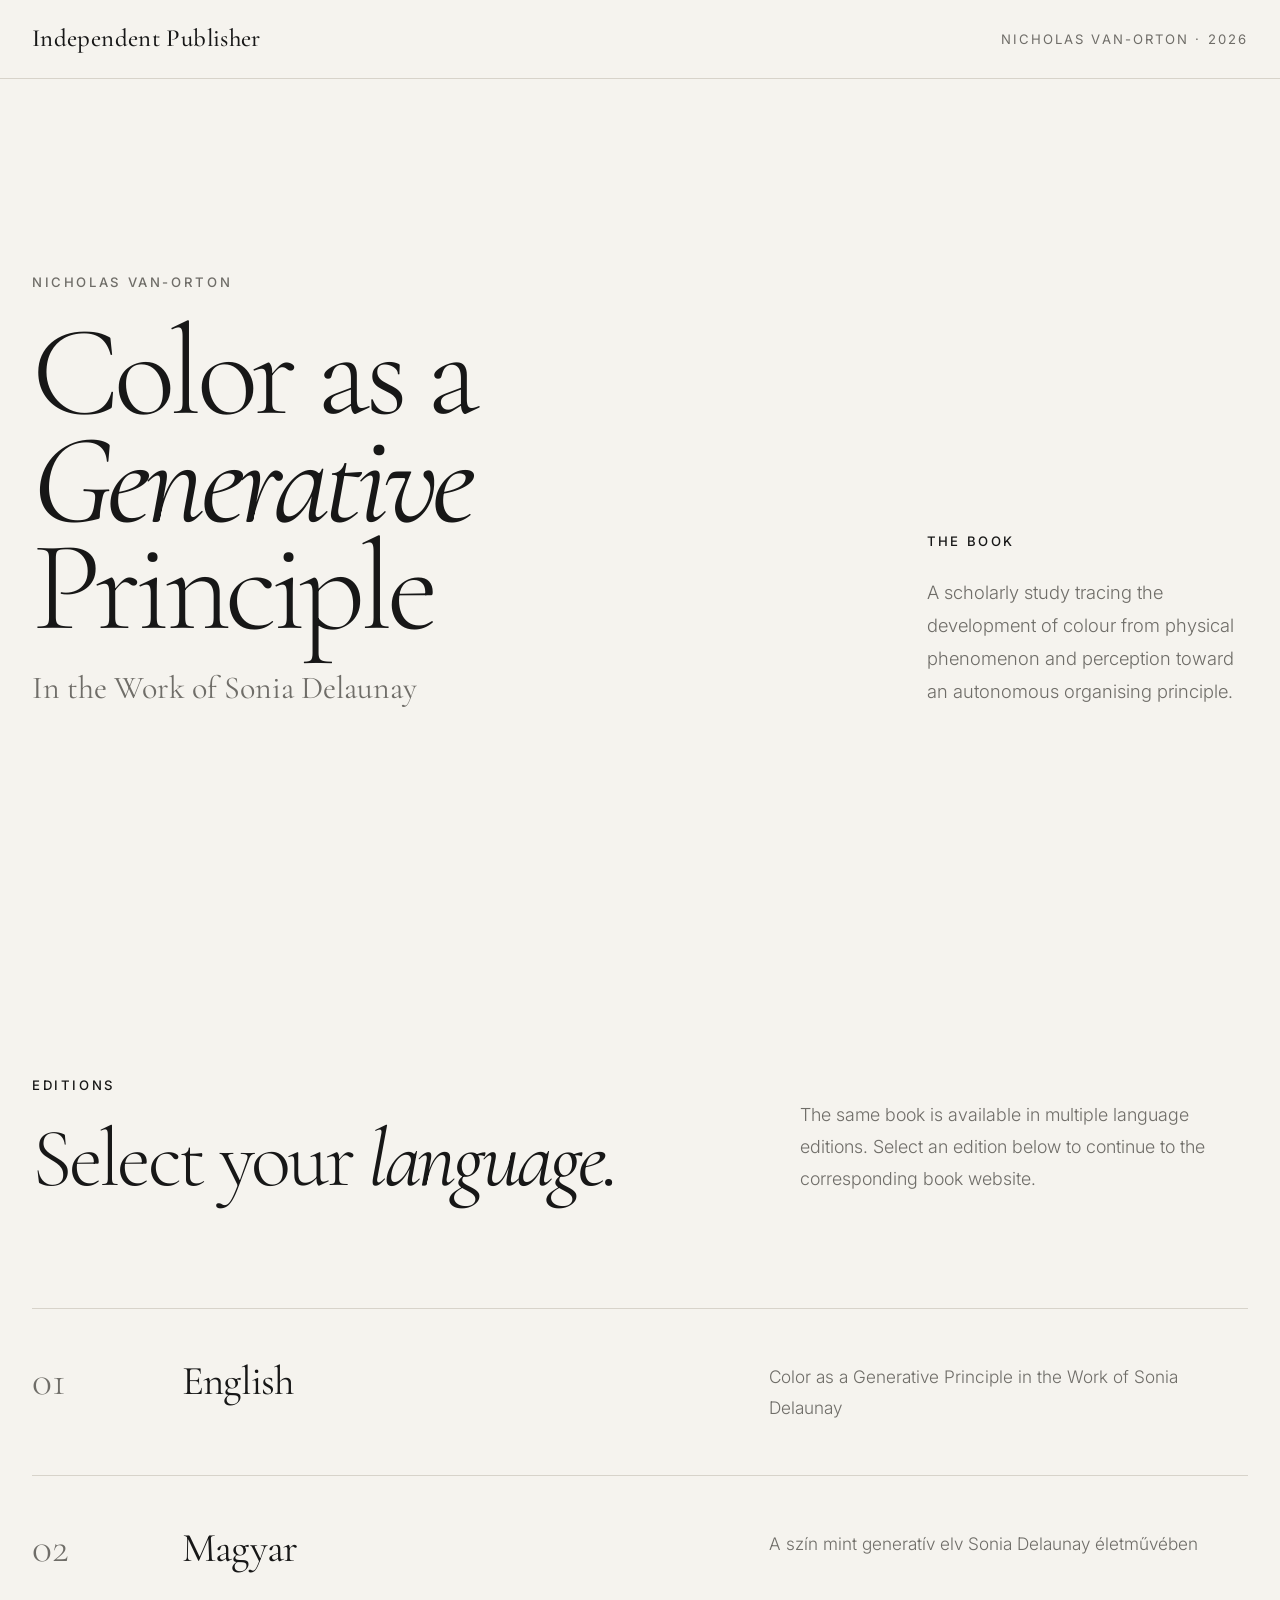
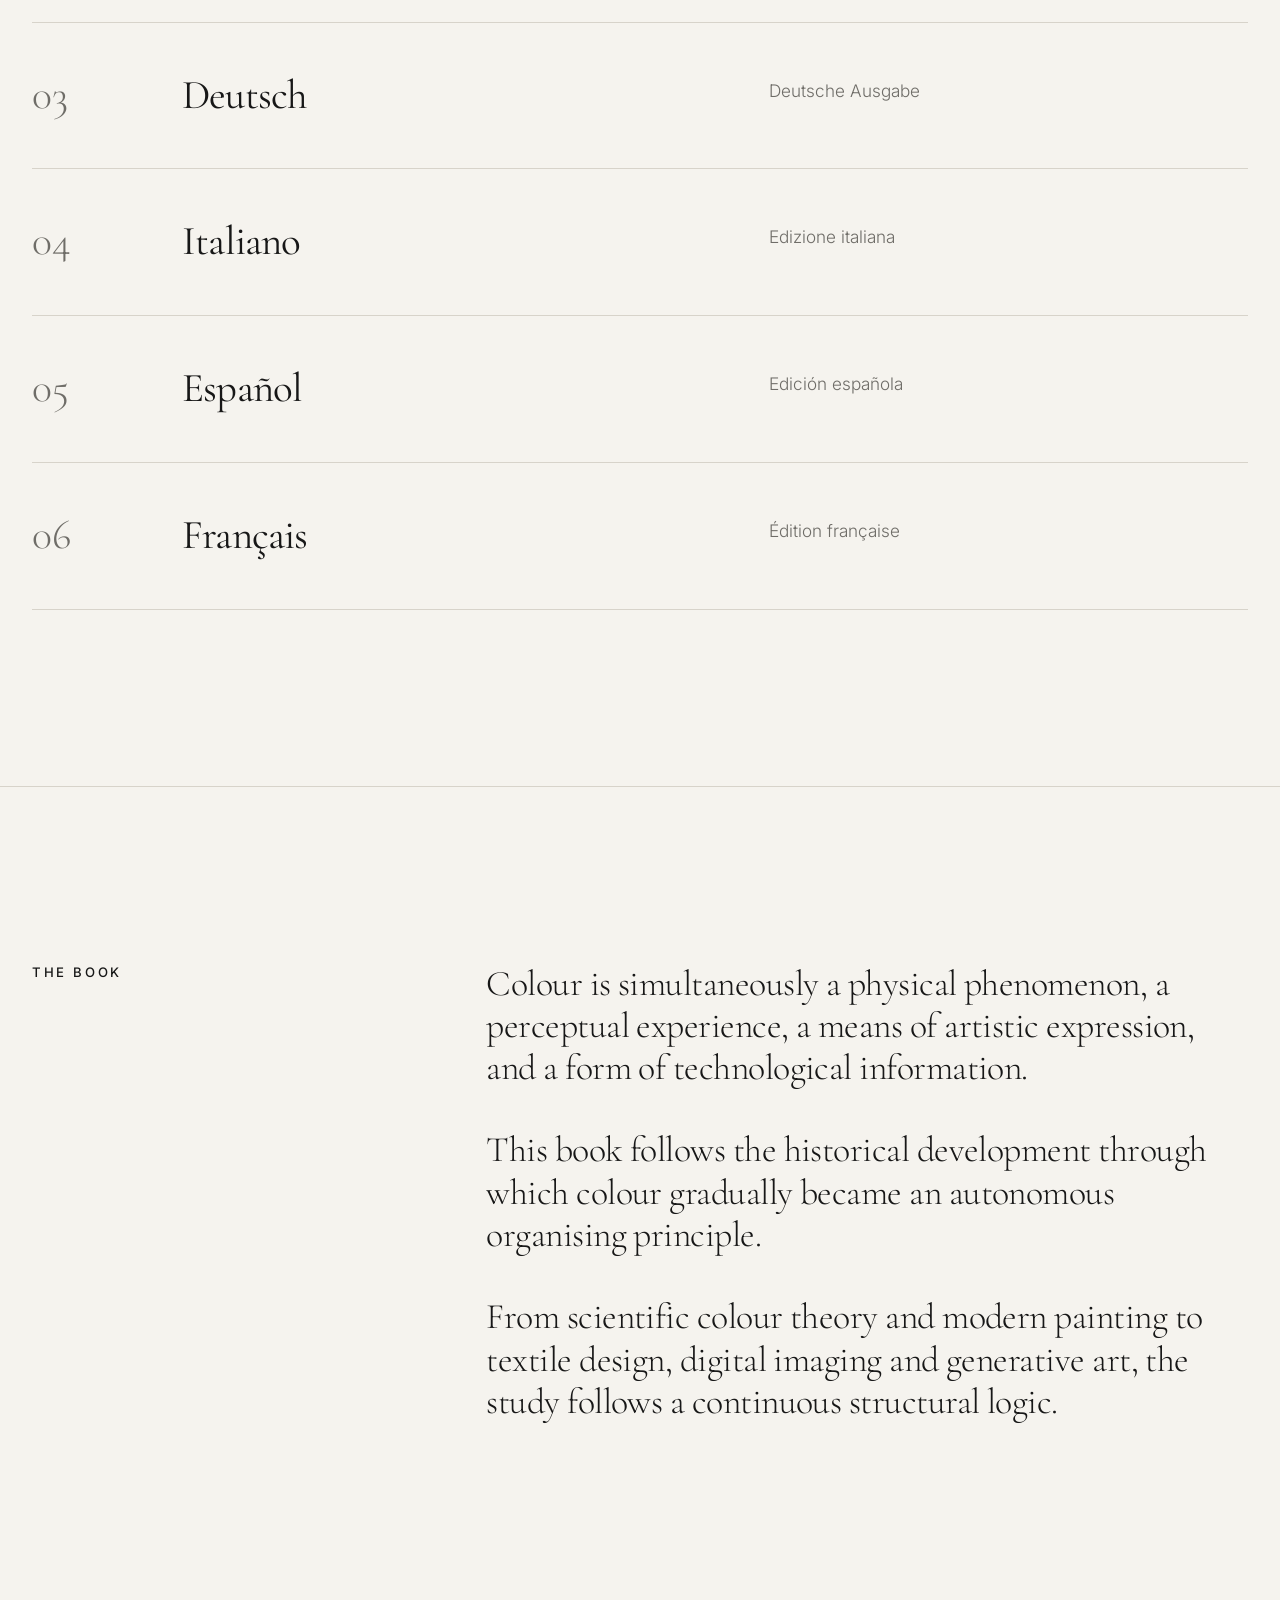
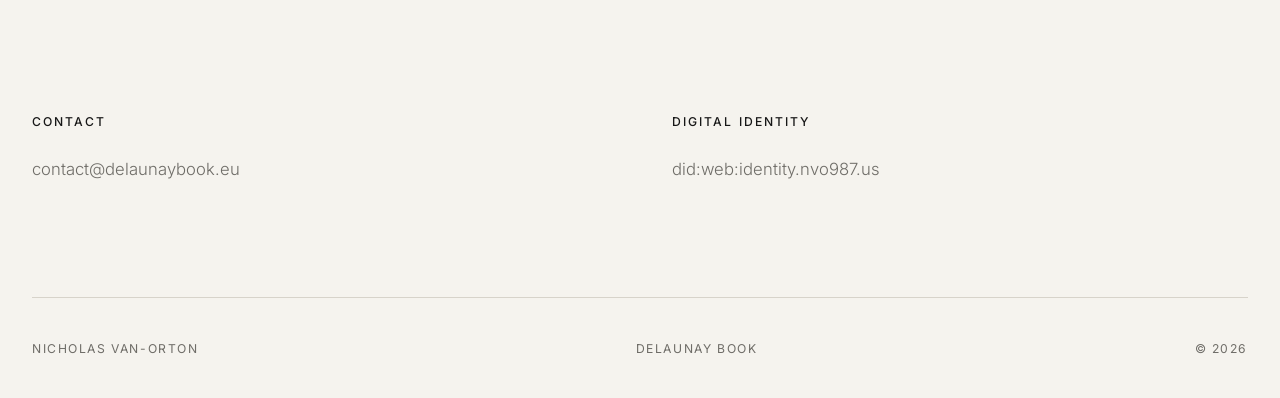
<file: index.html>
<!DOCTYPE html>
<html lang="en">
<head>
    <meta charset="UTF-8">
    <meta name="viewport" content="width=device-width, initial-scale=1.0">

    <title>Independent Publisher | Color as a Generative Principle in the Work of Sonia Delaunay | Nicholas Van-Orton | NVO987</title>

    <meta name="description" content="NVO987 is a multidisciplinary artistic and cultural initiative exploring the intersections of visual culture and art history.DELAUNAY BOOK — Color as a Generative Principle in the Work of Sonia Delaunay by Nicholas Van-Orton. The official multilingual book landing page.">
    <meta name="keywords" content="Delaunay Book, Sonia Delaunay, Nicholas Van-Orton, Color as a Generative Principle, colour theory, modern art, contemporary art, art history, visual culture, Simultanism, generative art, digital imaging, scholarly book, artistic research">
    <meta name="author" content="Nicholas Van-Orton">
    <meta name="robots" content="index, follow, max-image-preview:large">

    <link rel="canonical" href="https://delaunaybook.eu/">

    <link rel="stylesheet" href="style.css">

    <link rel="preconnect" href="https://fonts.googleapis.com">
    <link rel="preconnect" href="https://fonts.gstatic.com" crossorigin>
    <link href="https://fonts.googleapis.com/css2?family=Cormorant+Garamond:ital,wght@0,300;0,400;0,500;1,400&family=Inter:wght@300;400;500&display=swap" rel="stylesheet">

    <meta property="og:type" content="website">
    <meta property="og:site_name" content="DELAUNAY BOOK">
    <meta property="og:title" content="Color as a Generative Principle in the Work of Sonia Delaunay">
    <meta property="og:description" content="A multilingual scholarly publication exploring colour, structure, textile design, digital imaging and generative art.">
    <meta property="og:url" content="https://delaunaybook.eu/">
    <meta property="og:locale" content="en_US">
    <meta property="og:locale:alternate" content="hu_HU">
    <meta property="og:locale:alternate" content="de_DE">
    <meta property="og:image" content="https://delaunaybook.eu/og-cover.jpg">
    <meta property="og:image:alt" content="DELAUNAY BOOK — Color as a Generative Principle in the Work of Sonia Delaunay">

    <meta name="twitter:card" content="summary_large_image">
    <meta name="twitter:title" content="Color as a Generative Principle in the Work of Sonia Delaunay">
    <meta name="twitter:description" content="DELAUNAY BOOK by Nicholas Van-Orton. A multilingual scholarly publication on colour, structure and generative art.">
    <meta name="twitter:image" content="https://delaunaybook.eu/assets/images/og-cover.jpg">

<link rel="apple-touch-icon" sizes="57x57" href="/apple-icon-57x57.png">
<link rel="apple-touch-icon" sizes="60x60" href="/apple-icon-60x60.png">
<link rel="apple-touch-icon" sizes="72x72" href="/apple-icon-72x72.png">
<link rel="apple-touch-icon" sizes="76x76" href="/apple-icon-76x76.png">
<link rel="apple-touch-icon" sizes="114x114" href="/apple-icon-114x114.png">
<link rel="apple-touch-icon" sizes="120x120" href="/apple-icon-120x120.png">
<link rel="apple-touch-icon" sizes="144x144" href="/apple-icon-144x144.png">
<link rel="apple-touch-icon" sizes="152x152" href="/apple-icon-152x152.png">
<link rel="apple-touch-icon" sizes="180x180" href="/apple-icon-180x180.png">
<link rel="icon" type="image/png" sizes="192x192"  href="/android-icon-192x192.png">
<link rel="icon" type="image/png" sizes="32x32" href="/favicon-32x32.png">
<link rel="icon" type="image/png" sizes="96x96" href="/favicon-96x96.png">
<link rel="icon" type="image/png" sizes="16x16" href="/favicon-16x16.png">
<link rel="manifest" href="/manifest.json">
<meta name="msapplication-TileColor" content="#ffffff">
<meta name="msapplication-TileImage" content="/ms-icon-144x144.png">
<meta name="theme-color" content="#ffffff">

<!-- DID document -->
<link rel="alternate" type="application/did+json" href="https://identity.nvo987.us/.well-known/did.json">

<!-- DID domain linkage proof -->
<link rel="alternate" type="application/did+ld+json" href="https://identity.nvo987.us/.well-known/did-configuration.json">

<!-- Canonical DID -->
<meta name="did" content="did:web:identity.nvo987.us">

<!-- Identity authority -->
<link rel="me" href="https://identity.nvo987.us">

<script type="application/ld+json">
{
  "@context": "https://schema.org",
  "@graph": [
    {
      "@type": "ProfilePage",
      "@id": "https://nvo987.us/about.html#profilepage",
      "url": "https://nvo987.us/about.html",
      "mainEntity": {
        "@id": "https://nvo987.us/#person"
      }
    },
    {
      "@type": "Person",
      "@id": "https://nvo987.us/#person",
      "name": "Nicholas Van-Orton",
      "image": "https://nvo987.us/images/nicholas-van-orton.jpg",
      "jobTitle": "Independent researcher, founder of NVO987 Association",
      "url": "https://nvo987.us",
      "sameAs": [
        "https://nvo987.us",
        "https://www.nvo987.us",
        "https://art.nvo987.us",
        "https://bluesky.nvo987.us",
        "https://books.nvo987.us/",
        "https://video.nvo987.us",
        "https://sha256.nvo987.us",
        "https://sha3.nvo987.us",
        "https://person.nvo987.us",
        "https://rss.nvo987.us",
        "https://ipfs.nvo987.us",
        "https://software.nvo987.us",
        "https://archive.nvo987.us",
        "https://identity.nvo987.us",
        "https://sha512.nvo987.us",
        "https://sha.nvo987.us",
        "https://orcid.nvo987.us",
        "https://json.nvo987.us",
        "https://uuid.nvo987.us",
        "https://social.media.fr",
        "https://sha1.nvo987.us",
        "https://blake.nvo987.us",
        "https://keccak.nvo987.us",
        "https://favicon.nvo987.us",
        "https://qr.nvo987.us", 
        "https://delaunaycolor.us",
        "https://culture.org.im", 
        "https://paris.org.im/", 
        "https://kellycode.us",
        "https://identity.ai.in",
        "https://nexarium.us",
        "https://delaunaybook.eu", 
        "https://social-exclusion-of-children.eu", 
        "https://delaunaybook.us"
      ],
      "brand": {
        "@type": "Brand",
        "name": "NVO987",
        "description": "NVO987 is a multidisciplinary artistic and cultural initiative exploring the intersections of visual culture and art history."
      },
      "memberOf": {
        "@id": "https://nvo987.fr/#organization"
      },
      "affiliation": [
        {
          "@id": "https://nvo987.fr/#organization"
        },
        {
          "@id": "https://delaunaybook.eu/#organization"
        },
        {
       "@id": "https://nexarium.us/#organization"
        },
        {
       "@id": "https://startup-layer.nvo987.us/#organization"
        },
        {
          "@id": "https://books.nvo987.us/#bookstore"
        }
      ],
      "identifier": [
        {
          "@type": "PropertyValue",
          "propertyID": "ORCID",
          "value": "https://orcid.org/0009-0007-4628-1871"
        },
        {
          "@type": "PropertyValue",
          "propertyID": "ISNI",
          "value": "0000000529640885"
        }
      ],
      "subjectOf": [
        {
          "@id": "https://doi.org/10.17613/QS22F-VA721"
        },
        {
          "@id": "https://doi.org/10.17613/XT6VK-HJV23"
        },
        {
          "@id": "https://doi.org/10.17605/OSF.IO/TRFKG"
        },
        {
          "@id": "https://doi.org/10.5281/ZENODO.22347668"
        },
        {
        "@id": "https://doi.org/10.17613/gyqwq-x7631"
        },
        {
          "@id": "https://doi.org/10.5281/ZENODO.22204421"
        },
        {
          "@id": "https://doi.org/10.17605/OSF.IO/AVZC9"
        },
        {
        "@id": "https://doi.org/10.17613/b061h-1a275"
        },
        {
          "@id": "https://doi.org/10.5281/ZENODO.22029825"
        },
        {
          "@id": "https://doi.org/10.17605/OSF.IO/WZB5A"
        },
        {
          "@id": "https://doi.org/10.17613/802RD-BJR69"
        },
        {
          "@id": "https://doi.org/10.17613/Q8WEV-1CV44"
        },
        {
          "@id": "https://doi.org/10.17613/zarwd-m2r73"
        },
        {
          "@id": "https://doi.org/10.17613/y22fc-g0f98"
        },
        {
          "@id": "https://doi.org/10.17605/OSF.IO/9JVPd"
        },
        {
          "@id": "https://doi.org/10.17605/OSF.IO/CDEKP"
        },
        {
          "@id": "https://doi.org/10.2139/ssrn.6131506"
        }
      ]
    },
    {
      "@type": "Organization",
      "@id": "https://nvo987.fr/#organization",
      "name": "NVO987 – Culture Visuelle Moderne et Contemporaine",
      "alternateName": [
        "NVO987 Association",
        "NVO987 – Culture Visuelle Moderne et Contemporaine"
      ],
      "url": "https://nvo987.fr",
      "image": {
        "@id": "https://nvo987.fr/images/logo.jpg#image"
      },
      "description": "NVO987 – Modern and Contemporary Visual Culture is a cultural and research association founded in France by Nicholas Van-Orton. It is dedicated to the study of modern and contemporary visual culture, artistic practices, cultural studies, and the relationships between creation, research, and society.\n\nThe association develops interdisciplinary research at the intersection of art history, cultural studies, the sciences of perception, the analysis of visual media, and contemporary digital technologies. Particular attention is paid to color, visual perception, image generation systems, and the interactions between contemporary art and artificial intelligence.\n\nIts activities include research, documentation, archiving, data structuring, publication, and the dissemination of knowledge through conferences, professional meetings, workshops, exhibitions, screenings, residencies, educational programs, and other forms of cultural mediation.\n\nThe association promotes collaborations between artists, researchers, cultural institutions, educational actors, and audiences interested in contemporary transformations of the image, media, and digital culture.",
      "email": "contact@nvo987.fr",
      "telephone": "+36702674440",
      "contactPoint": {
        "@type": "ContactPoint",
        "email": "contact@nvo987.fr",
        "telephone": "+36702674440"
      },
      "identifier": [
        {
          "@type": "PropertyValue",
          "propertyID": "ISNI",
          "value": "0000000530813464"
        },
        {
          "@type": "PropertyValue",
          "propertyID": "SIREN",
          "value": "102148160"
        },
        {
          "@type": "PropertyValue",
          "propertyID": "SIRET",
          "value": "10214816000017"
        },
        {
          "@type": "PropertyValue",
          "propertyID": "ISSN",
          "value": "3131-3744"
        },
        {
          "@type": "PropertyValue",
          "propertyID": "ISSN",
          "value": "3131-3272"
        },
        {
          "@type": "PropertyValue",
          "propertyID": "ISSN",
          "value": "3131-3213"
        }
      ],
      "sameAs": [
        "https://nvo987.substack.com/",
        "https://musees.nvo987.eu/",
        "https://nvo987.eu/",
        "https://civilisation-layer.nvo987.fr/",
        "https://institution-layer.nvo987.fr/",
        "https://litterature-fr.nvo987.eu/",
        "https://peintres-fr.nvo987.eu/", 
        "https://unesco-fr.nvo987.eu/",
        "https://mcp.nvo987.fr/",
        "https://benevoles.nvo987.fr/", 
        "https://images.nvo987.fr/",
        "https://valoriax.nvo987.fr/", 
        "https://nexarium.nvo987.fr/",
        "https://education.nvo987.fr/", 
        "https://droitsdelenfant.nvo987.fr/",
        "https://recherche.nvo987.fr/", 
        "https://cir.nvo987.fr/",
        "https://benevoles.nvo987.fr/", 
        "https://archives.nvo987.fr/", 
        "https://nvo987.ai.in/", 
        "https://did.ai.in/", 
        "https://identity.ai.in/",
        "https://web3.internet.in/",
        "https://nvo987.in/",
        "https://childcolor.eu/",
        "https://startup.com.im/",
        "https://paris.org.in/",
        "https://www.openstreetmap.org/node/1409757849"
      ],
      "foundingDate": "2026",
      "address": {
        "@type": "PostalAddress",
        "streetAddress": "44 Rue Pasquier",
        "postalCode": "75008",
        "addressLocality": "Paris",
        "addressCountry": "FR"
      },
      "location": {
        "@type": "Place",
        "geo": {
          "@type": "GeoCoordinates",
          "latitude": 48.8748353,
          "longitude": 2.3240104
        }
      },
      "founder": {
        "@id": "https://nvo987.us/#person"
      }
    },
    {
  "@type": "Organization",
  "@id": "https://delaunaybook.eu/#organization",
  "name": "Delaunay Book – Independent Publisher",
  "alternateName": [
    "Delaunay Book",
    "Independent Publisher"
  ],
  "url": "https://delaunaybook.eu/",
  "image": {
    "@id": "https://delaunaybook.eu/images/independent.jpg#image"
  },
  "logo": {
    "@id": "https://delaunaybook.eu/images/logo.jpg#image"
  },
  "description": "Independent publishing initiative associated with Nicholas Van-Orton, focused on research-based books, scholarly publications, art history, visual culture, and interdisciplinary cultural research.",
  "email": "contact@delaunaybook.eu",
  "telephone": "+36702674440",
  "contactPoint": {
    "@type": "ContactPoint",
    "email": "contact@delaunaybook.eu",
    "telephone": "+36702674440"
  },
  "foundingDate": "2026",
  "founder": {
    "@id": "https://nvo987.us/#person"
  },
  "member": {
    "@id": "https://nvo987.us/#person"
  }
},
  {
  "@type": "Organization",
  "@id": "https://nexarium.us/#organization",
  "name": "NEXARIUM – Open Decentralized Web Infrastructure",
  "alternateName": "NEXARIUM",
  "url": "https://nexarium.us",
  "image": "https://www.nexarium.us/images/nexarium.jpg",
  "logo": "https://www.nexarium.us/images/nexarium.jpg",
  "description": "NEXARIUM is an open and decentralized web infrastructure for the structured management and long-term preservation of knowledge, scientific and cultural content, and digital heritage. Its infrastructure is built on digital identity, semantic knowledge systems, decentralized publishing, interoperability, and digital preservation. Its goal is to provide a durable, interconnected, and open digital environment in which information remains accessible and interpretable over the long term.",
  "email": "contact@nexarium.us",
  "telephone": "+36702674440",
  "contactPoint": {
    "@type": "ContactPoint",
    "email": "contact@nexarium.us",
    "telephone": "+36702674440"
  },
  "foundingDate": "2026",
  "founder": {
    "@id": "https://nvo987.us/#person"
  },
  "member": {
    "@id": "https://nvo987.us/#person"
  }
},
{
  "@type": "JobPosting",
  "title": "Pédagogue bénévole",
  "description": "Nous recherchons un pédagogue bénévole à Paris. La personne recherchée doit posséder une formation dans le domaine de la pédagogie, un diplôme de niveau bachelor en pédagogie, une expérience professionnelle d’au moins 24 mois auprès d’enfants et d’excellentes compétences en communication. Il s’agit d’une activité bénévole non rémunérée. La rémunération est de 0 EUR.",
  "datePosted": "2026-11-01",
  "validThrough": "2029-09-16T23:59:59+02:00",
  "employmentType": "VOLUNTEER",
  "hiringOrganization": {
  "@id": "https://nexarium.us/#organization"
 },
  "jobLocation": {
    "@type": "Place",
    "address": {
      "@type": "PostalAddress",
      "addressLocality": "Paris",
      "addressCountry": "FR"
    }
  },
  "baseSalary": {
    "@type": "MonetaryAmount",
    "currency": "EUR",
    "value": {
      "@type": "QuantitativeValue",
      "value": 0,
      "unitText": "YEAR"
    }
  },
  "educationRequirements": {
    "@type": "EducationalOccupationalCredential",
    "credentialCategory": "bachelor degree"
  },
  "experienceRequirements": {
    "@type": "OccupationalExperienceRequirements",
    "monthsOfExperience": 24
  },
  "skills": "Excellentes compétences en communication.",
  "url": "https://nexarium.us/"
}, 
{
      "@type": "BookStore",
      "@id": "https://books.nvo987.us/#bookstore",
      "name": "NVO987 - Bookstore",
      "url": "https://books.nvo987.us/",
      "description": "NVO987 Bookstore — a book platform presenting books and publications emerging from research, documentation, and cultural memory.",
      "telephone": "+36702674440",
      "image": {
        "@id": "https://books.nvo987.us/images/bookstore.jpg#image"
      },
      "priceRange": "€",
      "founder": {
        "@id": "https://nvo987.us/#person"
      },
      "owner": {
        "@id": "https://nvo987.us/#person"
      }
    },
    {
  "@type": "Organization",
  "@id": "https://startup-layer.nvo987.us/#organization",
  "name": "Nexarium Verify Mail - Startup ",
  "url": "https://startup-layer.nvo987.us",
  "description": "Nexarium Verify Mail — Email checking and validation software solution and service.",
  "telephone": "+36702674440",
  "logo": {
    "@type": "ImageObject",
    "@id": "https://startup-layer.nvo987.us/images/logo.jpg#image",
    "url": "https://startup-layer.nvo987.us/images/logo.jpg",
    "contentUrl": "https://startup-layer.nvo987.us/images/logo.jpg"
  },
  "image": {
    "@id": "https://startup-layer.nvo987.us/images/logo.jpg#image"
  },
  "founder": {
    "@id": "https://nvo987.us/#person"
  },
  "owner": {
    "@id": "https://nvo987.us/#person"
  }
},
{
  "@type": "ImageObject",
  "@id": "https://startup-layer.nvo987.us/images/logo.jpg#image",
  "contentUrl": "https://startup-layer.nvo987.us/images/logo.jpg",
  "url": "https://startup-layer.nvo987.us/images/logo.jpg",
  "license": "https://nvo987.us/mentions-legales.html",
  "acquireLicensePage": "https://nvo987.us/legal-information.html",
  "creditText": "Nexarium Verify Mail",
  "copyrightNotice": "Nexarium Verify Mail",
  "creator": {
    "@id": "https://startup-layer.nvo987.us/#organization"
  }
},
{
      "@type": "ImageObject",
      "@id": "https://nvo987.fr/images/logo.jpg#image",
      "contentUrl": "https://nvo987.fr/images/logo.jpg",
      "url": "https://nvo987.fr/images/logo.jpg",
      "license": "https://nvo987.fr/mentions-legales.html",
      "acquireLicensePage": "https://nvo987.fr/mentions-legales.html",
      "creditText": "NVO987 – Culture Visuelle Moderne et Contemporaine",
      "creator": {
        "@id": "https://nvo987.fr/#organization"
      },
      "copyrightNotice": "NVO987 – Culture Visuelle Moderne et Contemporaine"
    },
    {
  "@type": "ImageObject",
  "@id": "https://www.nexarium.us/images/nexarium.jpg#image",
  "contentUrl": "https://www.nexarium.us/images/nexarium.jpg",
  "url": "https://www.nexarium.us/images/nexarium.jpg",
  "license": "https://nvo987.fr/mentions-legales.html",
  "acquireLicensePage": "https://nvo987.fr/mentions-legales.html",
  "creditText": "Nicholas Van-Orton",
  "creator": {
    "@id": "https://nvo987.us/#person"
  },
  "copyrightNotice": "Nicholas Van-Orton"
},
{
      "@type": "ImageObject",
      "@id": "https://books.nvo987.us/images/bookstore.jpg#image",
      "contentUrl": "https://books.nvo987.us/images/bookstore.jpg",
      "url": "https://books.nvo987.us/images/bookstore.jpg",
      "creator": {
        "@id": "https://nvo987.us/#person"
      },
      "copyrightNotice": "Nicholas Van-Orton",
      "creditText": "Nicholas Van-Orton",
      "license": "https://nvo987.us/legal-information.html",
      "acquireLicensePage": "https://nvo987.us/legal-information.html"
    },
    {
  "@type": "ImageObject",
  "@id": "https://www.nexarium.us/images/logo.jpg#logo",
  "contentUrl": "https://www.nexarium.us/images/logo.jpg",
  "url": "https://www.nexarium.us/images/logo.jpg",
  "license": "https://nvo987.fr/mentions-legales.html",
  "acquireLicensePage": "https://nvo987.fr/mentions-legales.html",
  "creditText": "Nicholas Van-Orton",
  "creator": {
    "@id": "https://nvo987.us/#person"
  },
  "copyrightNotice": "Nicholas Van-Orton"
},
{
  "@type": "ImageObject",
  "@id": "https://books.nvo987.us/images/logo.jpg#image",
  "contentUrl": "https://books.nvo987.us/images/logo.jpg",
  "url": "https://books.nvo987.us/images/logo.jpg",
  "creator": {
    "@id": "https://nvo987.us/#person"
  },
  "copyrightNotice": "Nicholas Van-Orton",
  "creditText": "Nicholas Van-Orton",
  "license": "https://nvo987.us/legal-information.html",
  "acquireLicensePage": "https://nvo987.us/legal-information.html"
},
{
  "@type": "ImageObject",
  "@id": "https://delaunaybook.eu/images/independent.jpg#image",
  "contentUrl": "https://delaunaybook.eu/images/independent.jpg",
  "url": "https://delaunaybook.eu/images/independent.jpg",
  "creator": {
    "@id": "https://nvo987.us/#person"
  },
  "copyrightNotice": "Nicholas Van-Orton",
  "creditText": "Nicholas Van-Orton",
  "license": "https://nvo987.us/legal-information.html",
  "acquireLicensePage": "https://nvo987.us/legal-information.html"
},
{
  "@type": "ImageObject",
  "@id": "https://delaunaybook.eu/images/logo.jpg#image",
  "contentUrl": "https://delaunaybook.eu/images/logo.jpg",
  "url": "https://delaunaybook.eu/images/logo.jpg",
  "creator": {
    "@id": "https://nvo987.us/#person"
  },
  "copyrightNotice": "Nicholas Van-Orton",
  "creditText": "Nicholas Van-Orton",
  "license": "https://nvo987.us/legal-information.html",
  "acquireLicensePage": "https://nvo987.us/legal-information.html"
},
{
      "@type": "Dataset",
      "@id": "https://identity.nvo987.us/dataset/#dataset",
      "name": "NVO987 Decentralized Identity Dataset",
      "description": "A machine-readable identity, verification, and cryptographic dataset associated with Nicholas Van-Orton and NVO987.",
      "url": "https://identity.nvo987.us/dataset/",
      "identifier": [
       "https://identity.nvo987.us/dataset/",
       "did:web:identity.nvo987.us"
      ],
      "sameAs": [
        "https://identity.nvo987.us/.well-known/did.json"
      ],
      "keywords": [
        "Decentralized Identity",
        "DID Document",
        "W3C DID",
        "Ed25519",
        "Secp256k1",
        "Cryptography",
        "Nicholas Van-Orton",
        "NVO987"
      ],
      "license": "https://creativecommons.org/licenses/by/4.0/",
      "isAccessibleForFree": true,
      "inLanguage": "en",
      "creator": {
        "@id": "https://nvo987.us/#person"
      },
      "publisher": {
        "@id": "https://nvo987.fr/#organization"
      },
      "distribution": [
        {
          "@type": "DataDownload",
          "name": "W3C DID Document (JSON)",
          "encodingFormat": "application/json",
          "contentUrl": "https://identity.nvo987.us/.well-known/did.json"
        },
        {
          "@type": "DataDownload",
          "name": "SHA-256 Hash Verification File",
          "encodingFormat": "text/plain",
          "contentUrl": "https://identity.nvo987.us/sha-256-did.txt"
        },
        {
          "@type": "DataDownload",
          "name": "Ed25519 Public Verification Key (PEM)",
          "encodingFormat": "application/x-pem-file",
          "contentUrl": "https://identity.nvo987.us/public-key.pem"
        }
      ]
     }, 
     {
  "@type": "BreadcrumbList",
      "@id": "https://nvo987.us/about.html#breadcrumb",
      "itemListElement": [
        {
          "@type": "ListItem",
          "position": 1,
          "name": "Home",
          "item": "https://nvo987.us"
        },
        {
          "@type": "ListItem",
          "position": 2,
          "name": "About & Profile",
          "item": "https://nvo987.us/about.html"
        }
      ]
    },
    {
      "@type": "Person",
      "@id": "https://nvo987.us/#person",
      "name": "Nicholas Van-Orton",
      "image": "https://nvo987.us/images/nicholas-van-orton.jpg",
      "jobTitle": "Independent researcher, founder of NVO987 Association",
      "url": "https://nvo987.us",
      "sameAs": [
        "https://nvo987.us",
        "https://art.nvo987.us",
        "https://video.nvo987.us",
        "https://orcid.nvo987.us"
      ],
      "affiliation": [
        { "@id": "https://nvo987.fr/#organization" }
      ]
    },
    {
  "@type": "DiscussionForumPosting",
  "@id": "https://substack.com/chat/group/b39be242-03df-48cc-ad6a-7ebb6f49cdf1/post/b7fae6ec-6612-426f-b895-226897c0873c#discussion",
  "mainEntityOfPage": "https://substack.com/chat/group/b39be242-03df-48cc-ad6a-7ebb6f49cdf1/post/b7fae6ec-6612-426f-b895-226897c0873c",
  "headline": "Bienvenue dans le Chat NVO987",
  "text": "Bienvenue dans le Chat NVO987. Cet espace a été créé pour les discussions liées à la communauté de l’association NVO987 – Culture Visuelle Moderne et Contemporaine. Ses thèmes comprennent la culture visuelle, l’art moderne et contemporain, l’histoire de l’art, la recherche, les livres, les publications, le patrimoine numérique et les projets culturels qui y sont liés. Les membres peuvent partager des questions, des idées, des références, des notes de recherche et des discussions liées à ces sujets. Le Chat NVO987 fait partie de NEXARIUM – Open Decentralized Web Infrastructure.",
  "image": "https://nvo987.us/images/substack.jpg",
  "url": "https://substack.com/chat/group/b39be242-03df-48cc-ad6a-7ebb6f49cdf1/post/b7fae6ec-6612-426f-b895-226897c0873c",
  "author": {
    "@type": "Person",
    "@id": "https://nvo987.us/#person",
    "name": "Nicholas Van-Orton",
    "url": "https://nvo987.us/about.html",
    "agentInteractionStatistic": {
      "@type": "InteractionCounter",
      "interactionType": "https://schema.org/WriteAction",
      "userInteractionCount": 1
    }
  },
  "datePublished": "2026-09-19T11:06:00+02:00",
  "interactionStatistic": {
    "@type": "InteractionCounter",
    "interactionType": "https://schema.org/CommentAction",
    "userInteractionCount": 0
  },
  "commentCount": 0,
  "isPartOf": {
    "@type": "WebPage",
    "@id": "https://substack.com/chat/group/b39be242-03df-48cc-ad6a-7ebb6f49cdf1#webpage",
    "url": "https://substack.com/chat/group/b39be242-03df-48cc-ad6a-7ebb6f49cdf1",
    "name": "NVO987 Chat"
  }
},
{
      "@type": "ScholarlyArticle",
      "@id": "https://doi.org/10.17613/QS22F-VA721",
      "name": "Color as a Generative Principle in the Work of Sonia Delaunay - Art historical research – Research summary",
      "headline": "Color as a Generative Principle in the Work of Sonia Delaunay - Art historical research – Research summary",
      "image": "https://nvo987.us/images/nicholas-van-orton.jpg",
      "url": "https://doi.org/10.17613/QS22F-VA721",
      "author": {
        "@id": "https://nvo987.us/#person"
      },
      "publisher": {
        "@id": "https://delaunaybook.eu/#organization"
      },
      "keywords": [
        "Color perception",
        "Children",
        "Learning environments",
        "Pedagogical environments",
        "Generative artificial intelligence",
        "Visual environments",
        "Color variables",
        "Visual perception",
        "Educational design",
        "Generative image systems"
      ]
    },
    {
      "@type": "CreativeWork",
      "@id": "https://doi.org/10.17613/XT6VK-HJV23",
      "name": "NVO987 – Culture Visuelle Moderne et Contemporaine – Official Association Logo",
      "headline": "NVO987 – Culture Visuelle Moderne et Contemporaine – Official Association Logo",
      "image": "https://nvo987.us/images/nicholas-van-orton.jpg",
      "url": "https://doi.org/10.17613/XT6VK-HJV23",
      "creator": {
        "@id": "https://nvo987.us/#person"
      },
      "publisher": {
        "@id": "https://nvo987.fr/#organization"
      }
    },
    {
      "@type": "ScholarlyArticle",
      "@id": "https://doi.org/10.17605/OSF.IO/TRFKG",
      "name": "Civilizational Interpretive Ratio",
      "headline": "Civilizational Interpretive Ratio",
      "image": "https://nvo987.us/images/nicholas-van-orton.jpg",
      "url": "https://doi.org/10.17605/OSF.IO/TRFKG",
      "author": {
        "@id": "https://nvo987.us/#person"
      },
      "publisher": {
        "@id": "https://delaunaybook.eu/#organization"
      }
    },
    {
      "@type": "ScholarlyArticle",
      "@id": "https://doi.org/10.5281/ZENODO.22347668",
      "name": "Color as a Generative Principle in the Work of Sonia Delaunay",
      "headline": "Color as a Generative Principle in the Work of Sonia Delaunay",
      "image": "https://nvo987.us/images/nicholas-van-orton.jpg",
      "url": "https://doi.org/10.5281/ZENODO.22347668",
      "author": {
        "@id": "https://nvo987.us/#person"
      },
      "publisher": {
        "@id": "https://delaunaybook.eu/#organization"
      }
    },
    {
      "@type": "ScholarlyArticle",
      "@id": "https://doi.org/10.5281/ZENODO.22204421",
      "name": "Children's Color Acquisition Across Cultural Environments in the Age of Algorithms",
      "headline": "Children's Color Acquisition Across Cultural Environments in the Age of Algorithms",
      "image": "https://nvo987.us/images/nicholas-van-orton.jpg",
      "url": "https://doi.org/10.5281/ZENODO.22204421",
      "author": {
        "@id": "https://nvo987.us/#person"
      },
      "publisher": {
        "@id": "https://delaunaybook.eu/#organization"
      },
      "keywords": [
        "Color perception",
        "Children",
        "Learning environments",
        "Pedagogical environments",
        "Generative artificial intelligence",
        "Visual environments",
        "Color variables",
        "Visual perception",
        "Educational design",
        "Generative image systems"
      ]
    },
    {
      "@type": "ScholarlyArticle",
      "@id": "https://doi.org/10.17605/OSF.IO/AVZC9",
      "name": "Children’s Color Acquisition Across Cultural Environments in the Age of Algorithms",
      "headline": "Children’s Color Acquisition Across Cultural Environments in the Age of Algorithms",
      "image": "https://nvo987.us/images/nicholas-van-orton.jpg",
      "url": "https://doi.org/10.17605/OSF.IO/AVZC9",
      "author": {
        "@id": "https://nvo987.us/#person"
      },
      "publisher": {
        "@id": "https://delaunaybook.eu/#organization"
      },
      "keywords": [
        "Color perception",
        "Children",
        "Learning environments",
        "Pedagogical environments",
        "Generative artificial intelligence",
        "Visual environments",
        "Color variables",
        "Visual perception",
        "Educational design",
        "Generative image systems"
      ]
    },
    {
      "@type": "ScholarlyArticle",
      "@id": "https://doi.org/10.5281/ZENODO.22029825",
      "name": "The Role of Color in Pedagogical and Learning Environments and Children's Perception",
      "headline": "The Role of Color in Pedagogical and Learning Environments and Children's Perception",
      "image": "https://nvo987.us/images/nicholas-van-orton.jpg",
      "url": "https://doi.org/10.5281/ZENODO.22029825",
      "author": {
        "@id": "https://nvo987.us/#person"
      },
      "publisher": {
        "@id": "https://delaunaybook.eu/#organization"
      },
      "keywords": [
        "Color perception",
        "Children",
        "Learning environments",
        "Pedagogical environments",
        "Generative artificial intelligence",
        "Visual environments",
        "Color variables",
        "Visual perception",
        "Educational design",
        "Generative image systems"
      ]
    },
    {
      "@type": "ScholarlyArticle",
      "@id": "https://doi.org/10.17605/OSF.IO/WZB5A",
      "name": "The Role of Color in Pedagogical and Learning Environments and Children’s Perception",
      "headline": "The Role of Color in Pedagogical and Learning Environments and Children’s Perception",
      "image": "https://nvo987.us/images/nicholas-van-orton.jpg",
      "url": "https://doi.org/10.17605/OSF.IO/WZB5A",
      "author": {
        "@id": "https://nvo987.us/#person"
      },
      "publisher": {
        "@id": "https://delaunaybook.eu/#organization"
      },
      "keywords": [
        "Color perception",
        "Children",
        "Learning environments",
        "Pedagogical environments",
        "Generative artificial intelligence",
        "Visual environments",
        "Color variables",
        "Visual perception",
        "Educational design",
        "Generative image systems"
      ]
    },
    {
      "@type": "ScholarlyArticle",
      "@id": "https://doi.org/10.17613/802RD-BJR69",
      "name": "Color as a Generative Principle in the Work of Sonia Delaunay",
      "headline": "Color as a Generative Principle in the Work of Sonia Delaunay",
      "image": "https://nvo987.us/images/nicholas-van-orton.jpg",
      "url": "https://doi.org/10.17613/802RD-BJR69",
      "author": {
        "@id": "https://nvo987.us/#person"
      },
      "publisher": {
        "@id": "https://delaunaybook.eu/#organization"
      }
    },
    {
      "@type": "Book",
      "@id": "https://doi.org/10.17613/Q8WEV-1CV44",
      "name": "A szín mint generatív elv Sonia Delaunay életművében – EPUB kiadás",
      "headline": "A szín mint generatív elv Sonia Delaunay életművében – EPUB kiadás",
      "image": "https://nvo987.us/images/nicholas-van-orton.jpg",
      "url": "https://doi.org/10.17613/Q8WEV-1CV44",
      "author": {
        "@id": "https://nvo987.us/#person"
      },
      "publisher": {
        "@id": "https://delaunaybook.eu/#organization"
      }
    },
    {
      "@type": "Book",
      "@id": "https://doi.org/10.17613/zarwd-m2r73",
      "name": "A szín mint generatív elv Sonia Delaunay életművében",
      "headline": "A szín mint generatív elv Sonia Delaunay életművében",
      "image": "https://nvo987.us/images/nicholas-van-orton.jpg",
      "url": "https://doi.org/10.17613/zarwd-m2r73",
      "author": {
        "@id": "https://nvo987.us/#person"
      },
      "publisher": {
        "@id": "https://delaunaybook.eu/#organization"
      }
    },
    {
      "@type": "Book",
      "@id": "https://doi.org/10.17613/y22fc-g0f98",
      "name": "A szín mint generatív elv Sonia Delaunay életművében",
      "headline": "A szín mint generatív elv Sonia Delaunay életművében",
      "image": "https://nvo987.us/images/nicholas-van-orton.jpg",
      "url": "https://doi.org/10.17613/y22fc-g0f98",
      "author": {
        "@id": "https://nvo987.us/#person"
      },
      "publisher": {
        "@id": "https://delaunaybook.eu/#organization"
      }
    },
    {
      "@type": "ScholarlyArticle",
      "@id": "https://doi.org/10.17605/OSF.IO/9JVPd",
      "name": "Color as a Generative Principle in the Work of Sonia Delaunay: Research Project",
      "headline": "Color as a Generative Principle in the Work of Sonia Delaunay: Research Project",
      "image": "https://nvo987.us/images/nicholas-van-orton.jpg",
      "url": "https://doi.org/10.17605/OSF.IO/9JVPd",
      "author": {
        "@id": "https://nvo987.us/#person"
      },
      "publisher": {
        "@id": "https://delaunaybook.eu/#organization"
      }
    },
    {
      "@type": "ScholarlyArticle",
      "@id": "https://doi.org/10.17605/OSF.IO/CDEKP",
      "name": "Interdisciplinary Framework for Color Theory in Algorithmic Image Production",
      "headline": "Interdisciplinary Framework for Color Theory in Algorithmic Image Production",
      "image": "https://nvo987.us/images/nicholas-van-orton.jpg",
      "url": "https://doi.org/10.17605/OSF.IO/CDEKP",
      "author": {
        "@id": "https://nvo987.us/#person"
      },
      "publisher": {
        "@id": "https://delaunaybook.eu/#organization"
      },
      "keywords": [
        "Color perception",
        "Generative artificial intelligence",
        "Visual environments",
        "Color variables",
        "Visual perception",
        "Generative image systems"
      ]
    },
    {
      "@type": "ScholarlyArticle",
      "@id": "https://doi.org/10.2139/ssrn.6131506",
      "name": "Interdisciplinary Foundation Edition",
      "headline": "Interdisciplinary Foundation Edition",
      "image": "https://nvo987.us/images/nicholas-van-orton.jpg",
      "url": "https://doi.org/10.2139/ssrn.6131506",
      "author": {
        "@id": "https://nvo987.us/#person"
      },
      "publisher": {
        "@id": "https://delaunaybook.eu/#organization"
      }
    }
  ]
}
	</script>
	
</head>


<body>


<!-- ======================================================
     NAVIGATION
====================================================== -->

<header class="site-nav">

    <div class="nav-inner">

        <a
            class="nav-brand"
            href="#top"
            aria-label="Delaunay Book — Home"
        >
            Independent Publisher
        </a>

        <span class="nav-meta">
            Nicholas Van-Orton · 2026
        </span>

    </div>

</header>


<main id="top">


<!-- ======================================================
     HERO
====================================================== -->

<section
    class="hero"
    aria-labelledby="hero-title"
>

    <div class="hero-copy">

        <p class="kicker">
            Nicholas Van-Orton
        </p>

        <h1
            id="hero-title"
            class="hero-title"
        >
            Color as a
            <em>Generative</em>
            Principle
        </h1>

        <p class="hero-subtitle">
            In the Work of Sonia Delaunay
        </p>

    </div>


    <div class="hero-index">

        <p class="hero-index-number">
            The Book
        </p>

        <p class="hero-index-text">
            A scholarly study tracing the development
            of colour from physical phenomenon and
            perception toward an autonomous organising
            principle.
        </p>

    </div>

</section>


<!-- ======================================================
     LANGUAGE EDITIONS
====================================================== -->

<section
    class="index"
    aria-labelledby="language-title"
>

    <div class="index-head">

        <div>

            <p class="section-label">
                Editions
            </p>

            <h2
                id="language-title"
                class="index-title"
            >
                Select your
                <em>language.</em>
            </h2>

        </div>


        <p class="index-note">
            The same book is available in multiple
            language editions. Select an edition below
            to continue to the corresponding book
            website.
        </p>

    </div>


    <div class="theme-list">


        <a
            class="theme"
            href="https://delaunaybook.us"
            aria-label="English edition"
        >

            <span class="theme-number">
                01
            </span>

            <h3 class="theme-title">
                English
            </h3>

            <p class="theme-description">
                Color as a Generative Principle in the
                Work of Sonia Delaunay
            </p>

        </a>


        <a
            class="theme"
            href="/hu-szin-nvo987.html"
            aria-label="Hungarian edition"
        >

            <span class="theme-number">
                02
            </span>

            <h3 class="theme-title">
                Magyar
            </h3>

            <p class="theme-description">
                A szín mint generatív elv
                Sonia Delaunay életművében
            </p>

        </a>


        <a
            class="theme"
            href="https://delaunaybook.eu/de-farbe-nvo987.html"
            aria-label="German edition"
        >

            <span class="theme-number">
                03
            </span>

            <h3 class="theme-title">
                Deutsch
            </h3>

            <p class="theme-description">
                Deutsche Ausgabe
            </p>

        </a>


        <a
            class="theme"
            href="https://delaunaybook.eu/it-colore-nvo987.html"
            aria-label="Italian edition"
        >

            <span class="theme-number">
                04
            </span>

            <h3 class="theme-title">
                Italiano
            </h3>

            <p class="theme-description">
                Edizione italiana
            </p>

        </a>


        <a
            class="theme"
            href="https://delaunaybook.eu/es-color-nvo987.html"
            aria-label="Spanish edition"
        >

            <span class="theme-number">
                05
            </span>

            <h3 class="theme-title">
                Español
            </h3>

            <p class="theme-description">
                Edición española
            </p>

        </a>


        <a
            class="theme"
            href="https://delaunaybook.eu/fr-couleur-nvo987.html"
            aria-label="French edition"
        >

            <span class="theme-number">
                06
            </span>

            <h3 class="theme-title">
                Français
            </h3>

            <p class="theme-description">
                Édition française
            </p>

        </a>


    </div>

</section>


<!-- ======================================================
     BOOK
====================================================== -->

<section
    class="structure"
    aria-labelledby="book-title"
>

    <div class="structure-grid">

        <div>

            <h2
                id="book-title"
                class="section-label"
            >
                The Book
            </h2>

        </div>


        <div class="structure-copy">

            <p>
                Colour is simultaneously a physical
                phenomenon, a perceptual experience,
                a means of artistic expression, and
                a form of technological information.
            </p>

            <p>
                This book follows the historical
                development through which colour
                gradually became an autonomous
                organising principle.
            </p>

            <p>
                From scientific colour theory and
                modern painting to textile design,
                digital imaging and generative art,
                the study follows a continuous
                structural logic.
            </p>

        </div>

    </div>

</section>


<!-- ======================================================
     FOOTER
====================================================== -->

<footer class="footer">


    <div class="footer-top">

        <div>

            <h3 class="footer-heading">
                Contact
            </h3>

            <a
                class="footer-link"
                href="mailto:contact@delaunaybook.eu"
            >
                contact@delaunaybook.eu
            </a>

        </div>


        <div>

            <h3 class="footer-heading">
                Digital Identity
            </h3>

            <a
                class="footer-link"
                href="https://identity.nvo987.us"
            >
                did:web:identity.nvo987.us
            </a>

        </div>

    </div>


    <div class="footer-bottom">

        <span>
            Nicholas Van-Orton
        </span>

        <span>
            Delaunay Book
        </span>

        <span>
            © 2026
        </span>

    </div>


</footer>


</main>

</body>

  </html>
</file>
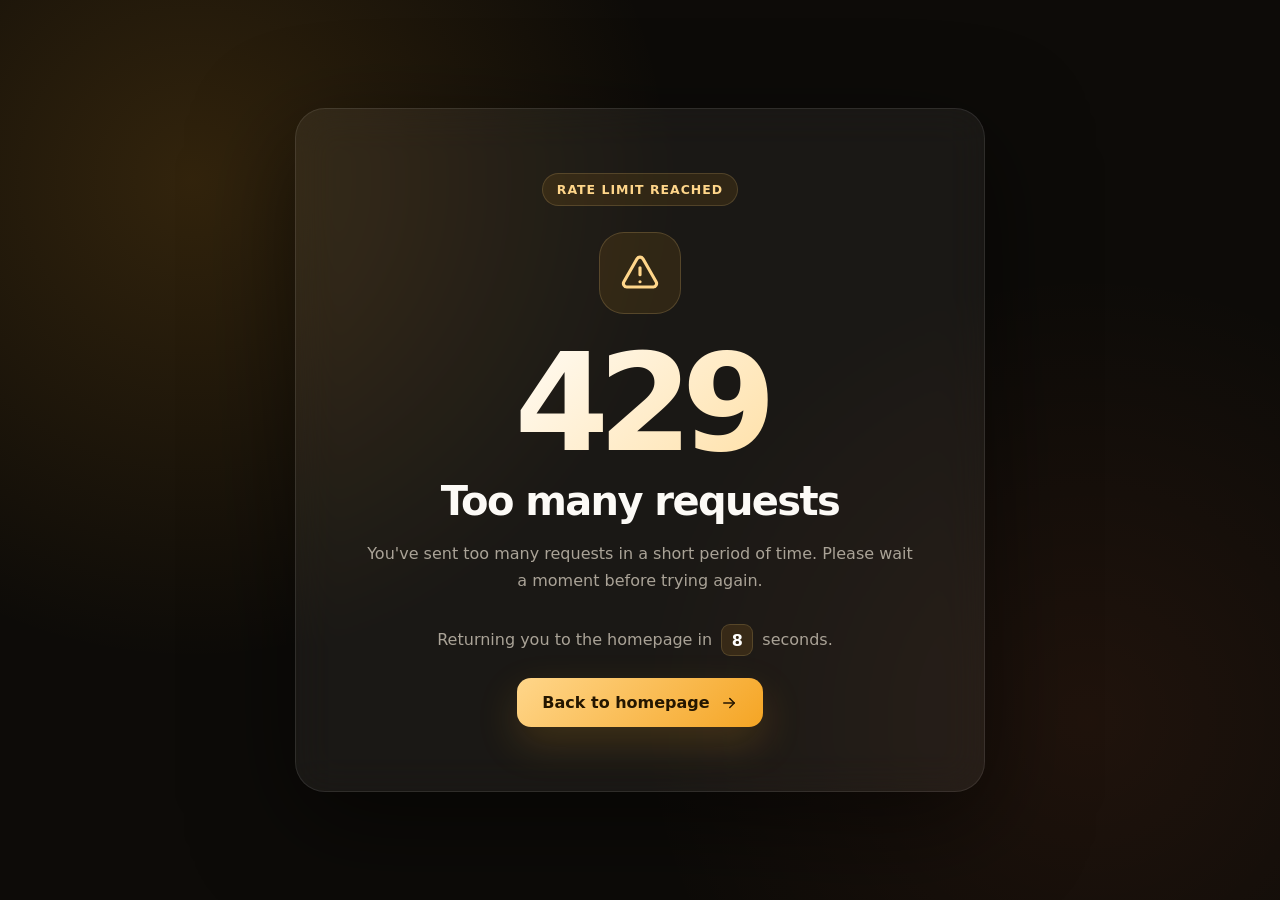
<file: 429.html>
<!DOCTYPE html>
<html lang="en">
<head>
    <meta charset="UTF-8">
    <meta name="viewport" content="width=device-width, initial-scale=1.0">
    <meta name="robots" content="noindex, nofollow">
    <title>429 — Too Many Requests</title>

    <style>
        :root {
            --bg: #0d0b08;
            --surface: rgba(255,255,255,.055);
            --border: rgba(255,255,255,.09);
            --text: #fcfaf6;
            --muted: #aaa397;
            --accent: #f5a524;
            --accent-light: #ffd68a;
        }

        * { box-sizing: border-box; margin: 0; padding: 0; }

        body {
            min-height: 100vh;
            min-height: 100dvh;
            display: grid;
            place-items: center;
            padding: 24px;
            overflow: hidden;
            color: var(--text);
            font-family: Inter, ui-sans-serif, system-ui, -apple-system,
                BlinkMacSystemFont, "Segoe UI", sans-serif;
            background:
                radial-gradient(circle at 15% 20%, rgba(245,165,36,.16), transparent 30rem),
                radial-gradient(circle at 85% 80%, rgba(255,115,60,.08), transparent 28rem),
                var(--bg);
        }

        .card {
            width: min(100%, 690px);
            padding: clamp(32px, 7vw, 64px);
            text-align: center;
            background: var(--surface);
            border: 1px solid var(--border);
            border-radius: 30px;
            box-shadow: 0 30px 100px rgba(0,0,0,.5);
            backdrop-filter: blur(20px);
            animation: reveal .8s cubic-bezier(.2,.8,.2,1) both;
        }

        .badge {
            display: inline-flex;
            align-items: center;
            gap: 8px;
            margin-bottom: 26px;
            padding: 8px 14px;
            color: var(--accent-light);
            font-size: .78rem;
            font-weight: 700;
            letter-spacing: .08em;
            text-transform: uppercase;
            background: rgba(245,165,36,.1);
            border: 1px solid rgba(255,214,138,.16);
            border-radius: 999px;
        }

        .icon {
            display: grid;
            place-items: center;
            width: 82px;
            height: 82px;
            margin: 0 auto 28px;
            color: var(--accent-light);
            background: rgba(245,165,36,.1);
            border: 1px solid rgba(255,214,138,.18);
            border-radius: 25px;
            animation: warning 2.5s ease-in-out infinite;
        }

        .icon svg { width: 42px; height: 42px; }

        .code {
            margin-bottom: 14px;
            font-size: clamp(4.5rem, 15vw, 8.5rem);
            font-weight: 850;
            line-height: .9;
            letter-spacing: -.08em;
            background: linear-gradient(135deg, #fff 15%, var(--accent-light));
            -webkit-background-clip: text;
            background-clip: text;
            color: transparent;
        }

        h1 {
            margin-bottom: 16px;
            font-size: clamp(1.7rem, 5vw, 2.5rem);
            letter-spacing: -.04em;
        }

        p {
            max-width: 550px;
            margin: auto;
            color: var(--muted);
            line-height: 1.7;
        }

        .countdown-text { margin: 30px 0 22px; }

        .countdown {
            display: inline-flex;
            justify-content: center;
            align-items: center;
            min-width: 32px;
            height: 32px;
            margin: 0 4px;
            color: #fff;
            font-weight: 700;
            background: rgba(245,165,36,.12);
            border: 1px solid rgba(255,214,138,.16);
            border-radius: 9px;
        }

        .button {
            display: inline-flex;
            align-items: center;
            gap: 10px;
            padding: 15px 25px;
            color: #241600;
            font-weight: 750;
            text-decoration: none;
            background: linear-gradient(135deg, var(--accent-light), var(--accent));
            border-radius: 14px;
            box-shadow: 0 16px 40px rgba(245,165,36,.18);
            transition: .25s ease;
        }

        .button:hover { transform: translateY(-2px); filter: brightness(1.05); }
        .button svg { width: 18px; height: 18px; }

        @keyframes reveal {
            from { opacity: 0; transform: translateY(20px) scale(.98); }
            to { opacity: 1; transform: none; }
        }

        @keyframes warning {
            0%,100% { transform: translateY(0); }
            50% { transform: translateY(-6px); }
        }

        @media (max-width: 520px) {
            body { padding: 16px; }
            .card { border-radius: 24px; }
        }

        @media (prefers-reduced-motion: reduce) {
            * { animation-duration: .01ms !important; animation-iteration-count: 1 !important; }
        }
    </style>
</head>

<body>
    <main class="card">
        <div class="badge">Rate limit reached</div>

        <div class="icon">
            <svg viewBox="0 0 24 24" fill="none" stroke="currentColor"
                stroke-width="1.8" stroke-linecap="round" stroke-linejoin="round">
                <path d="M12 9v4"></path>
                <path d="M12 17h.01"></path>
                <path d="M10.3 3.9 2.8 17a2 2 0 0 0 1.7 3h15a2 2 0 0 0 1.7-3L13.7 3.9a2 2 0 0 0-3.4 0Z"></path>
            </svg>
        </div>

        <div class="code">429</div>

        <h1>Too many requests</h1>

        <p>
            You've sent too many requests in a short period of time.
            Please wait a moment before trying again.
        </p>

        <p class="countdown-text">
            Returning you to the homepage in
            <span class="countdown" id="countdown">8</span>
            seconds.
        </p>

        <a href="/" class="button">
            Back to homepage
            <svg viewBox="0 0 24 24" fill="none" stroke="currentColor"
                stroke-width="2" stroke-linecap="round" stroke-linejoin="round">
                <path d="M5 12h14"></path>
                <path d="m13 6 6 6-6 6"></path>
            </svg>
        </a>
    </main>

    <script>
        (() => {
            let remaining = 8;
            const countdown = document.getElementById("countdown");

            const timer = setInterval(() => {
                remaining--;
                countdown.textContent = remaining;

                if (remaining <= 0) {
                    clearInterval(timer);
                    window.location.href = "/";
                }
            }, 1000);
        })();
    </script>
</body>
</html>
</file>
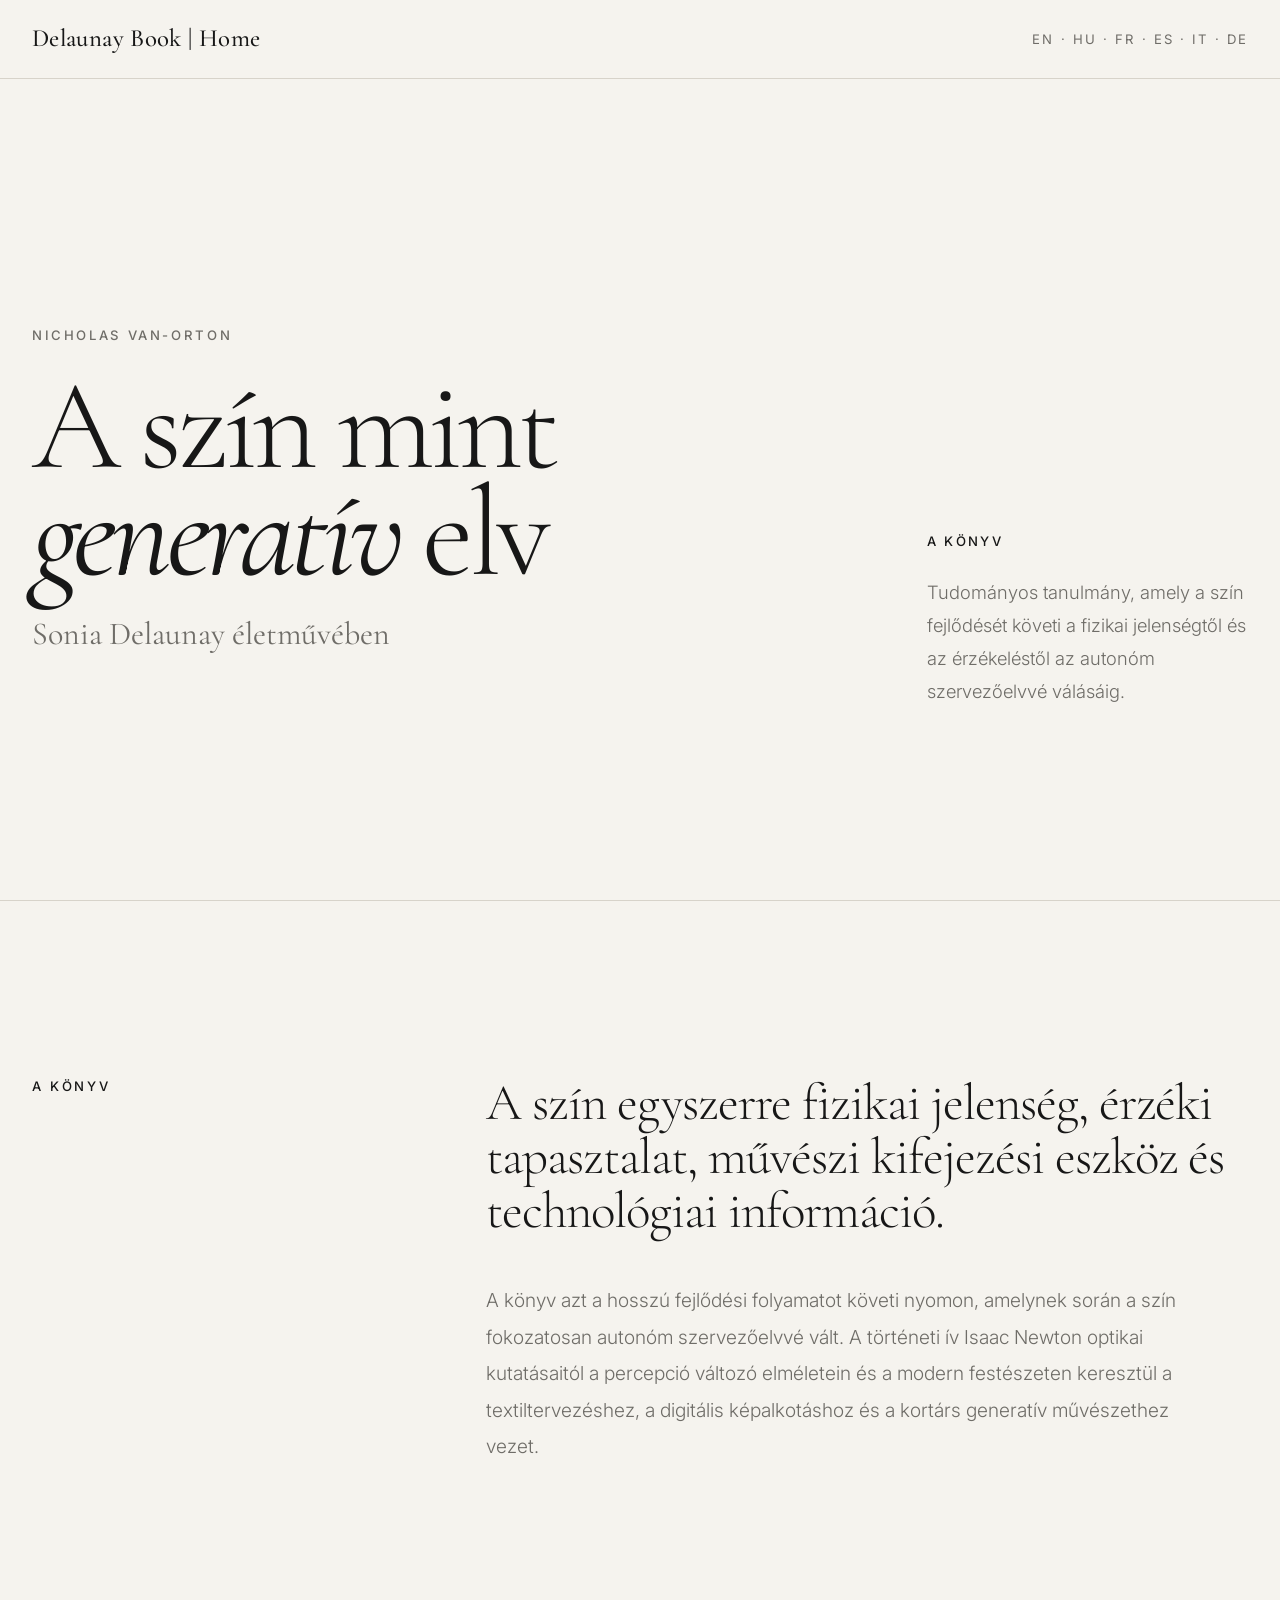
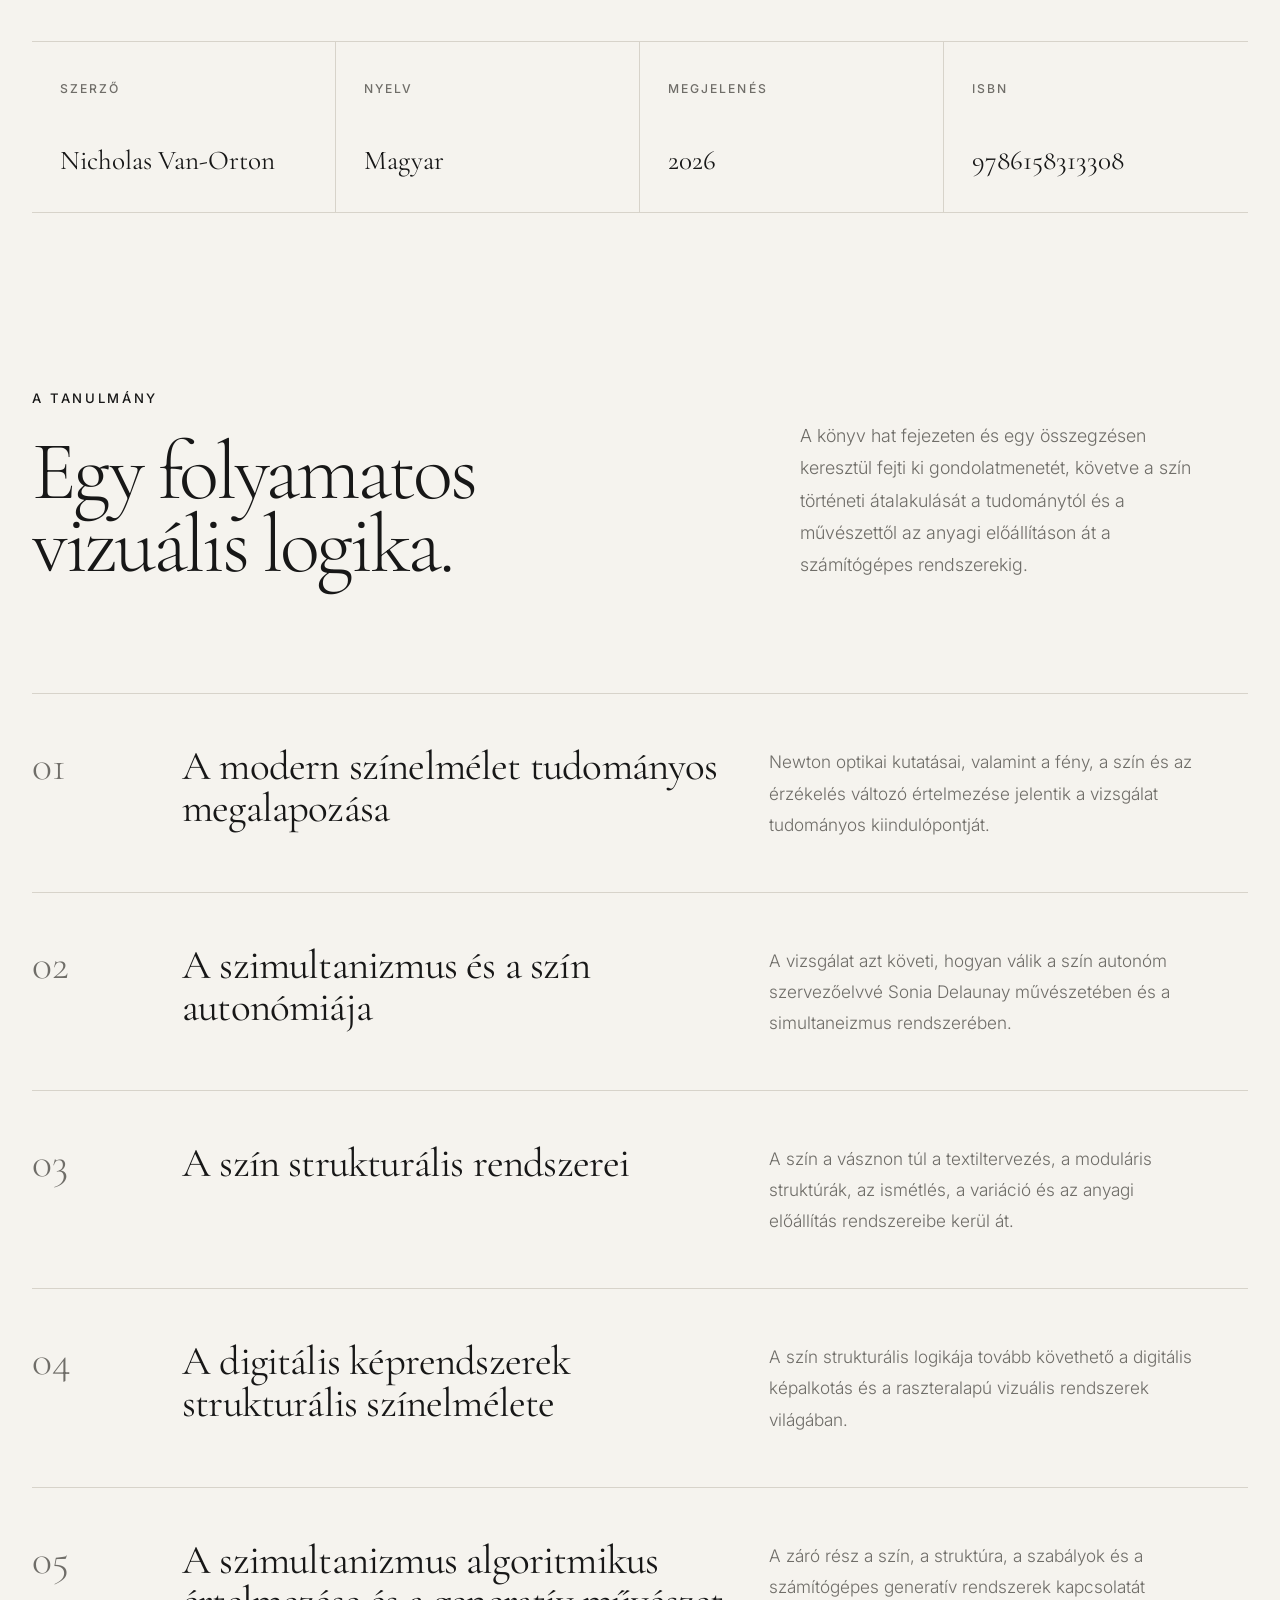
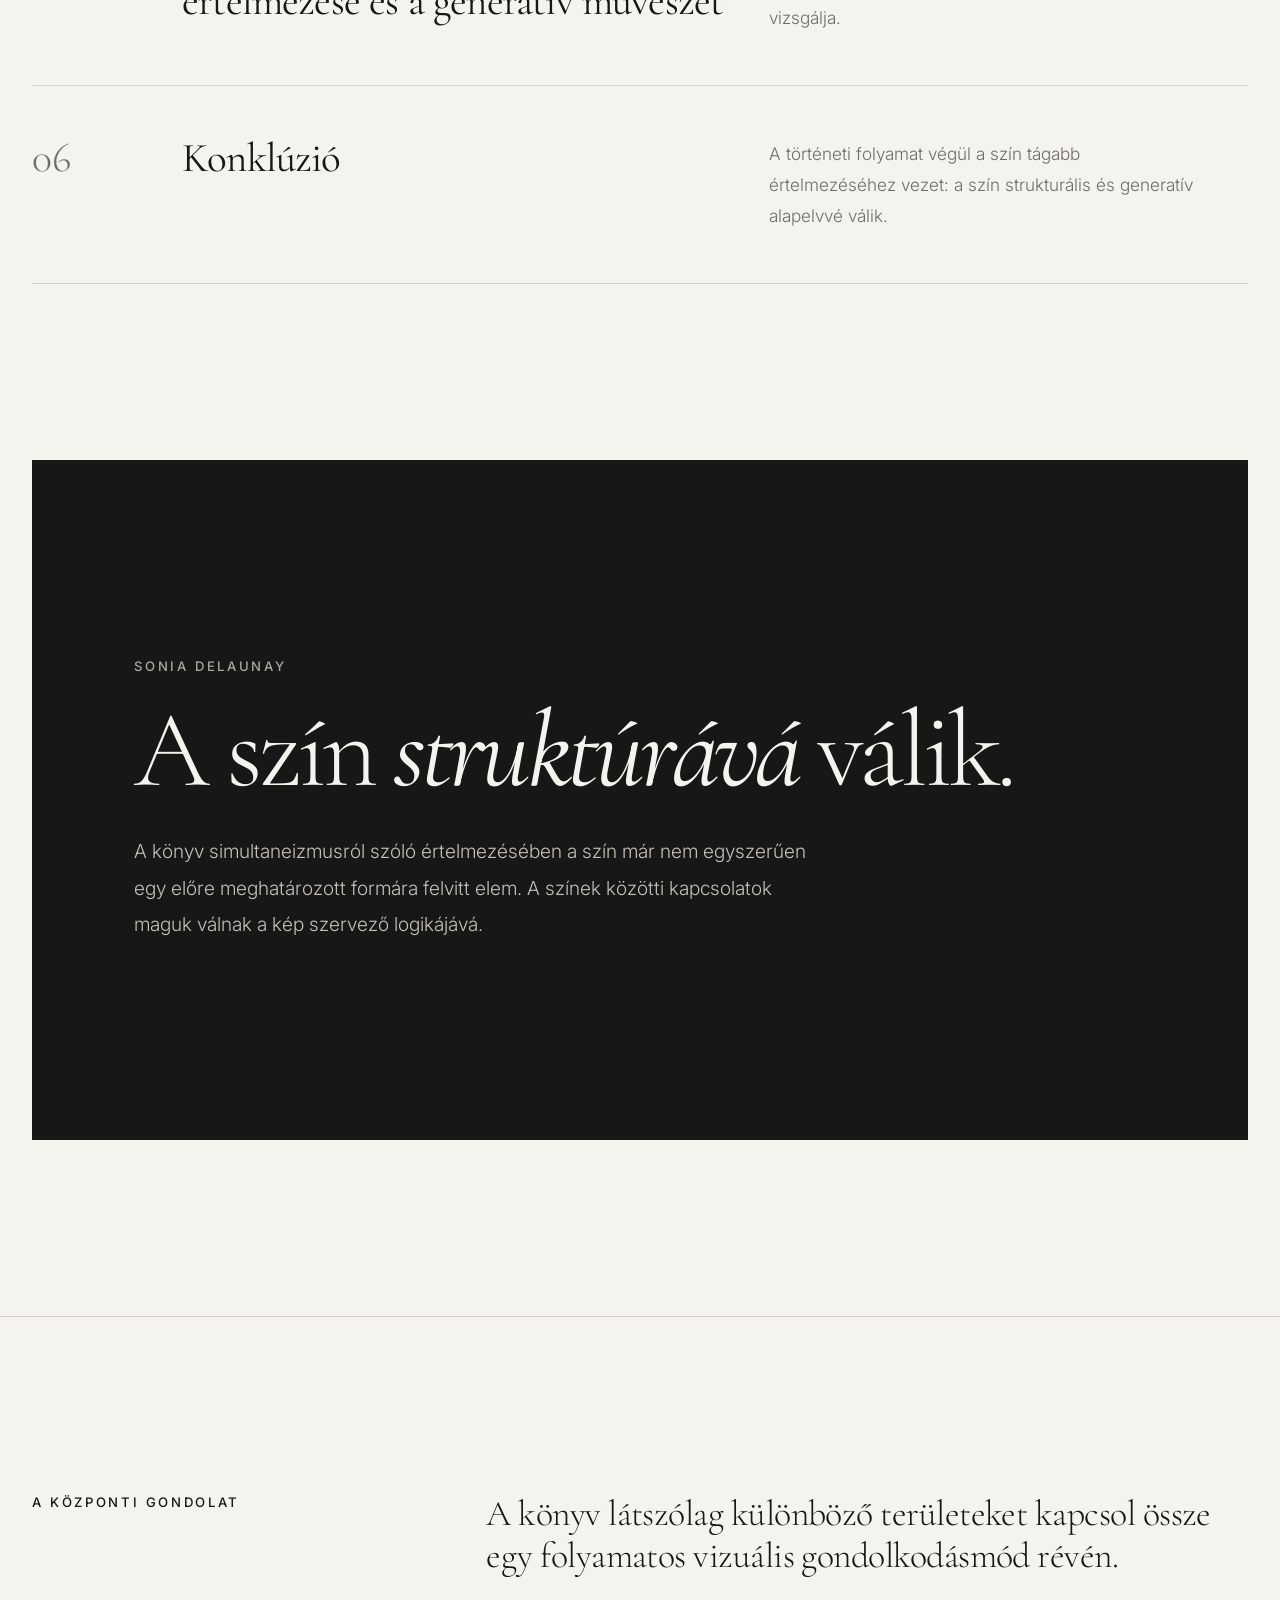
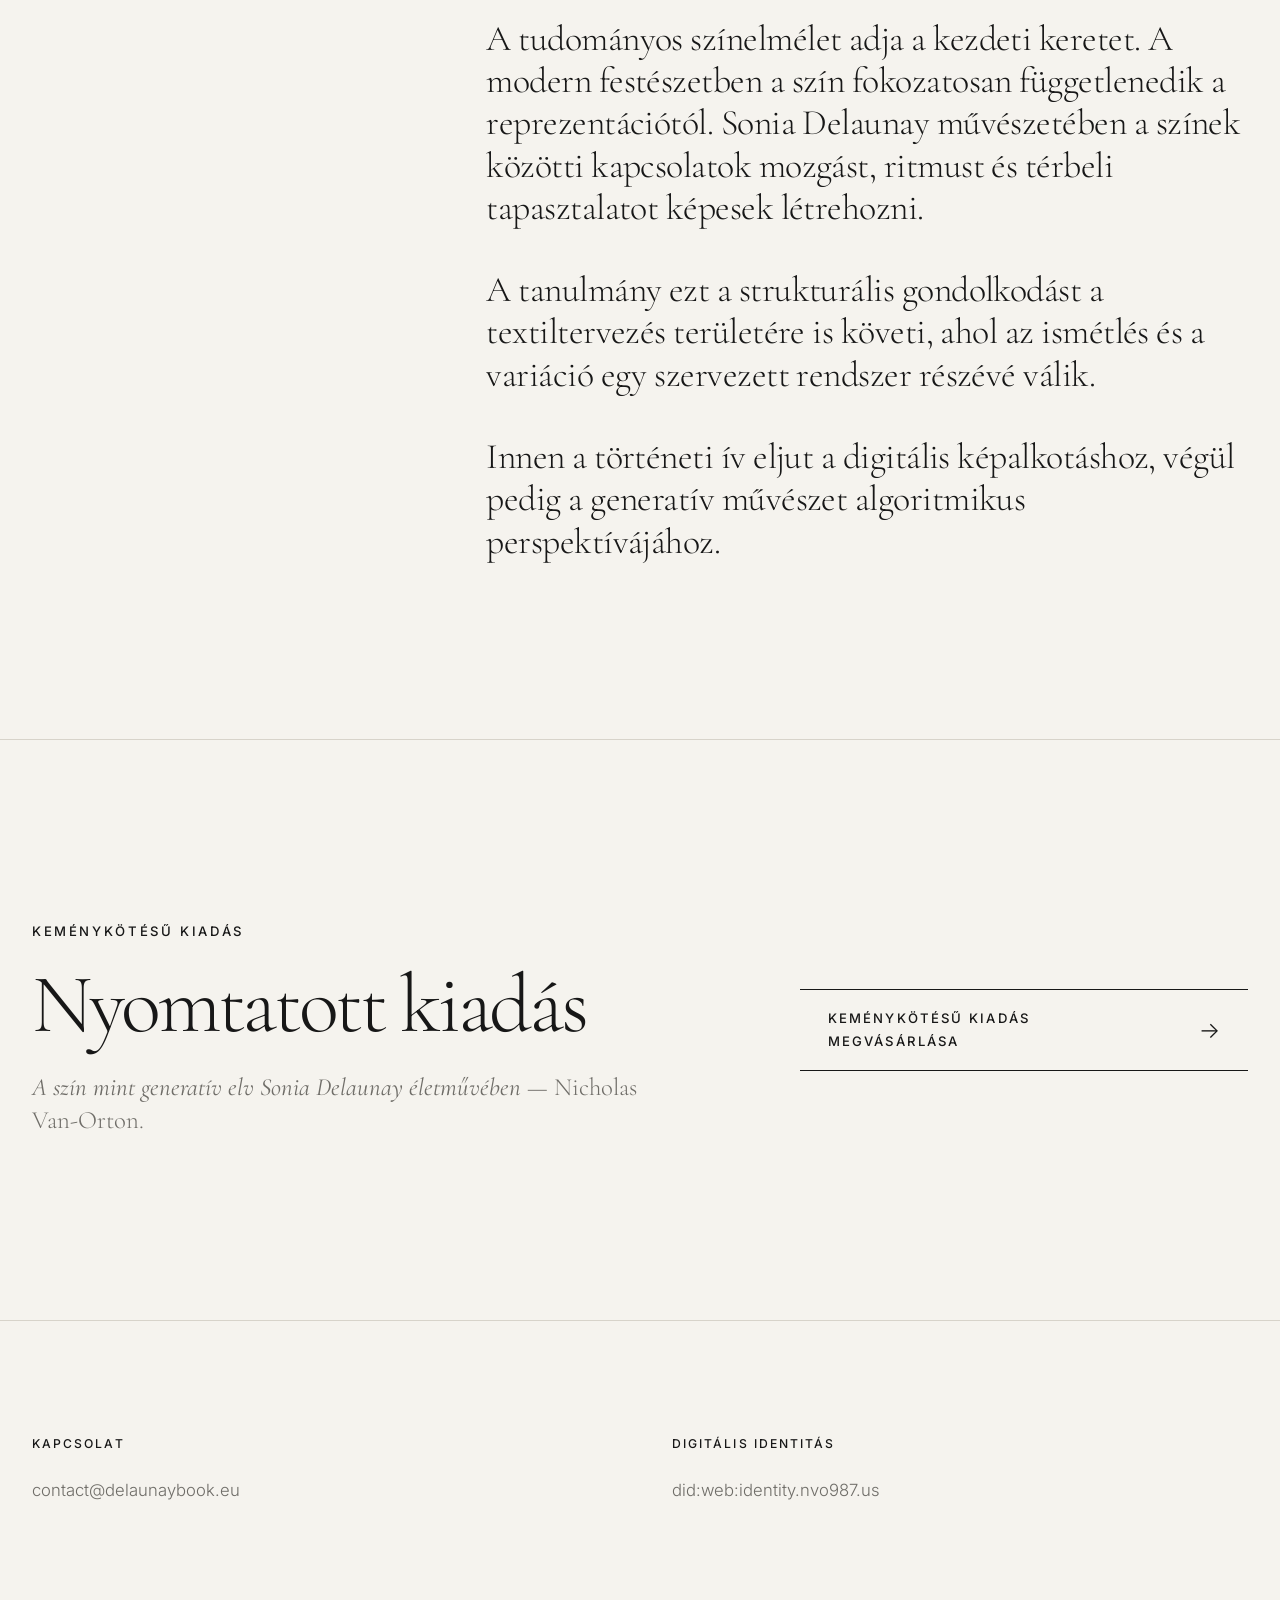
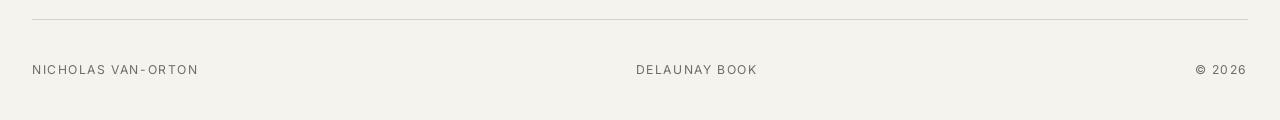
<file: hu-szin-nvo987.html>
<!DOCTYPE html>
<html lang="hu">

<head>

    <meta charset="UTF-8">
    <meta name="viewport" content="width=device-width, initial-scale=1.0">

    <title>DELAUNAY BOOK | A szín mint generatív elv Sonia Delaunay életművében | Nicholas Van-Orton</title>

    <meta name="description" content="NVO987 is a multidisciplinary artistic and cultural initiative exploring the intersections of visual culture and art history.DELAUNAY BOOK — A szín mint generatív elv Sonia Delaunay életművében. Nicholas Van-Orton magyar nyelvű tudományos és művészeti kutatása a szín, a mozgás, az érzékelés és a strukturális gondolkodás kapcsolatáról.">
    <meta name="keywords" content="Delaunay Book, Sonia Delaunay, Nicholas Van-Orton, NVO987, művészettörténet, vizuális kultúra, modern művészet, kortárs művészet, absztrakt művészet, színelmélet, szín és mozgás, digitális kiadás, tudományos könyv, művészeti kutatás, digitális archívum, kulturális örökség">
    <meta name="author" content="Nicholas Van-Orton">
    <meta name="robots" content="index, follow, max-image-preview:large">

    <link rel="canonical" href="https://delaunaybook.eu/hu-szin-nvo987.html">

    <meta property="og:type" content="website">
    <meta property="og:site_name" content="DELAUNAY BOOK">
    <meta property="og:title" content="DELAUNAY BOOK | A szín mint generatív elv Sonia Delaunay életművében">
    <meta property="og:description" content="Nicholas Van-Orton könyve Sonia Delaunay művészetéről, a szín autonómiájáról, a simultaneizmusról, a textiltervezésről, a digitális képalkotásról és a generatív művészetről.">
    <meta property="og:url" content="https://delaunaybook.eu/hu-szin-nvo987.html">
    <meta property="og:locale" content="hu_HU">
    <meta property="og:locale:alternate" content="en_US">
    <meta property="og:locale:alternate" content="de_DE">
    <meta property="og:image" content="https://delaunaybook.eu/avatar.jpg
    <meta property="og:image:alt" content="DELAUNAY BOOK — A szín mint generatív elv Sonia Delaunay életművében">

    <meta name="twitter:card" content="summary_large_image">
    <meta name="twitter:title" content="DELAUNAY BOOK | A szín mint generatív elv Sonia Delaunay életművében">
    <meta name="twitter:description" content="A szín mint generatív elv Sonia Delaunay életművében — Nicholas Van-Orton.">
    <meta name="twitter:image" content="https://delaunaybook.eu/avatar.jpg">

    <link rel="apple-touch-icon" sizes="57x57" href="/apple-icon-57x57.png">
    <link rel="apple-touch-icon" sizes="60x60" href="/apple-icon-60x60.png">
    <link rel="apple-touch-icon" sizes="72x72" href="/apple-icon-72x72.png">
    <link rel="apple-touch-icon" sizes="76x76" href="/apple-icon-76x76.png">
    <link rel="apple-touch-icon" sizes="114x114" href="/apple-icon-114x114.png">
    <link rel="apple-touch-icon" sizes="120x120" href="/apple-icon-120x120.png">
    <link rel="apple-touch-icon" sizes="144x144" href="/apple-icon-144x144.png">
    <link rel="apple-touch-icon" sizes="152x152" href="/apple-icon-152x152.png">
    <link rel="apple-touch-icon" sizes="180x180" href="/apple-icon-180x180.png">

    <link rel="icon" type="image/png" sizes="192x192" href="/android-icon-192x192.png">
    <link rel="icon" type="image/png" sizes="32x32" href="/favicon-32x32.png">
    <link rel="icon" type="image/png" sizes="96x96" href="/favicon-96x96.png">
    <link rel="icon" type="image/png" sizes="16x16" href="/favicon-16x16.png">

    <link rel="manifest" href="/manifest.json">

    <meta name="msapplication-TileColor" content="#ffffff">
    <meta name="msapplication-TileImage" content="/ms-icon-144x144.png">
    <meta name="theme-color" content="#f5f3ee">

    <!-- DID document -->
    <link rel="alternate" type="application/did+json" href="https://identity.nvo987.us/.well-known/did.json">

    <!-- DID domain linkage proof -->
    <link rel="alternate" type="application/did+ld+json" href="https://identity.nvo987.us/.well-known/did-configuration.json">

    <!-- Canonical DID -->
    <meta name="did" content="did:web:identity.nvo987.us">

    <!-- Identity authority -->
    <link rel="me" href="https://identity.nvo987.us">

    <script type="application/ld+json">
{
  "@context": "https://schema.org",
  "@type": "Organization",
  "@id": "https://nvo987.fr/#organization",
  "name": "NVO987 – Culture Visuelle Moderne et Contemporaine",
  "url": "https://nvo987.fr/",
  "sameAs": [
    "https://www.wikidata.org/wiki/Q141086020",
    "https://www.openstreetmap.org/node/1409757849"
  ],
  "address": {
    "@type": "PostalAddress",
    "streetAddress": "44 Rue Pasquier",
    "postalCode": "75008",
    "addressLocality": "Paris",
    "addressCountry": "FR"
  },
  "geo": {
    "@type": "GeoCoordinates",
    "latitude": 48.8748353,
    "longitude": 2.3240104
  }
}
    </script>

    <!-- Structured data -->
    <script type="application/ld+json">
    {
        "@context": "https://schema.org",
        "@graph": [
            {
                "@type": "Person",
                "@id": "https://nvo987.us#person",
                "name": "Nicholas Van-Orton",
                "jobTitle": "Independent researcher, founder of NVO987 Association",
                "url": "https://nvo987.us",
                "identifier": {
                    "@type": "PropertyValue",
                    "propertyID": "DID Document",
                    "value": "https://identity.nvo987.us/.well-known/did.json"
                },
                "sameAs": [
                    "https://nexarium.us",
                    "https://nvo987.us",
                    "https://nvo987.eu",
                    "https://nvo987.fr",
                    "https://nvo987.ai.in",
                    "https://did.ai.in",
                    "https://kellycode.us",
                    "https://identity.ai.in",
                    "https://nvo987.in",
                    "https://web3.internet.in",
                    "https://delaunaybook.us",
                    "https:delaunaybook.eu",
                    "https://orcid.org/0009-0007-4628-1871",
                    "https://isni.org/isni/0000000529640885",
                    "https://www.wikidata.org/wiki/Q137675227",
                    "https://www.wikidata.org/wiki/Q140936124",
                    "https://www.wikidata.org/wiki/Q140529224",
                    "https://www.wikidata.org/wiki/Q140528834",
                    "https://www.wikidata.org/wiki/Q137674546",
                    "https://www.wikidata.org/wiki/Q141086020",
                    "https://meta.wikimedia.org/wiki/User:NVO987-ASSOCIATION",
                    "https://independent.academia.edu/nvo987",
                    "https://www.linkedin.com/in/nvo987/",
                    "https://profile.hcommons.org/members/nicholasvanorton/",
                    "https://www.webofscience.com/wos/author/record/PDY-1682-2025",
                    "https://www.researchgate.net/profile/Nicholas-Van-Orton",
                    "https://www.lens.org/lens/profile/nicholas-van-orton/",
                    "https://openalex.org/authors/A5120949417",
                    "https://cv.hal.science/van-orton-nicholas",
                    "https://scholar.google.com/citations?user=iRM-GNQAAAAJ&hl",
                    "https://app.ens.domains/nvo987.eth",
                    "https://nvo987.eth.limo/",
                    "https://archive.org/details/@nicholas_van-orton",
                    "https://bsky.app/profile/nvo987.us",
                    "https://gravatar.com/nvo987",
                    "https://europepmc.org/authors/0009-0007-4628-1871",
                    "https://github.com/nvo987-art-history",
                    "https://github.com/nvo987",
                    "https://x.com/nvo987",
                    "https://instagram.com/nvo987/",
                    "https://www.facebook.com/nvo987/",
                    "https://www.threads.com/@nvo987",
                    "https://www.tiktok.com/@nvo987",
                    "https://www.snapchat.com/@art-nvo987",
                    "https://mastodon.social/@nvo987",
                    "https://mastodon.art/@nvo987",
                    "https://pixelfed.social/nvo987",
                    "https://misskey.art/@nvo987",
                    "https://misskey.design/@nvo987",
                    "https://smugcat.moe/@nvo987",
                    "https://www.youtube.com/@nvo987-art-history",
                    "https://nvo987.substack.com/",
                    "https://pinterest.com/nvo987identity/",
                    "https://open.spotify.com/user/uti1pape8u8fm5vcoxfq23hdo",
                    "https://www.twitch.tv/nvo987/",
                    "https://www.reddit.com/user/Grand_Service448/",
                    "https://t.me/nvo987",
                    "https://wa.me/36702674440",
                    "https://gitlab.com/nvo987-art-history"
                ]
            },

            {
                "@type": "Organization",
                "@id": "https://nvo987.fr#organization",
                "name": "NVO987 – Culture Visuelle Moderne et Contemporaine Association",
                "alternateName": [
                    "NVO987 Association",
                    "NVO987 – Culture Visuelle Moderne et Contemporaine"
                ],
                "url": "https://nvo987.fr",
                "foundingDate": "2026",
                "address": {
                    "@type": "PostalAddress",
                    "streetAddress": "44 Rue Pasquier",
                    "postalCode": "75008",
                    "addressLocality": "Paris",
                    "addressCountry": "FR"
                },
                "founder": {
                    "@id": "https://nvo987.us#person"
                }
            },

            {
                "@type": "Book",
                "@id": "https://delaunaybook.eu/hu/#book-hu-print",
                "name": "A szín mint generatív elv Sonia Delaunay életművében",
                "url": "https://delaunaybook.eu/hu/",
                "inLanguage": "hu",
                "bookFormat": "https://schema.org/Paperback",
                "author": {
                    "@id": "https://nvo987.us#person"
                },
                "publisher": {
                    "@id": "https://nvo987.fr#organization"
                },
                "isbn": "978-615-83133-0-8",
                "identifier": {
                    "@type": "PropertyValue",
                    "propertyID": "DOI",
                    "value": "10.17613/y22fc-g0f98"
                },
                "sameAs": [
                    "https://doi.org/10.17613/y22fc-g0f98"
                ]
            },

            {
                "@type": "Book",
                "@id": "https://delaunaybook.eu/hu/#book-hu-pdf",
                "name": "A szín mint generatív elv Sonia Delaunay életművében (PDF)",
                "url": "https://delaunaybook.eu/hu/",
                "inLanguage": "hu",
                "bookFormat": "https://schema.org/EBook",
                "author": {
                    "@id": "https://nvo987.us#person"
                },
                "publisher": {
                    "@id": "https://nvo987.fr#organization"
                },
                "isbn": "978-615-83133-1-5",
                "isPartOf": {
                    "@id": "https://delaunaybook.eu/hu/#book-hu-print"
                }
            },

            {
                "@type": "Book",
                "@id": "https://delaunaybook.eu/hu/#book-hu-epub",
                "name": "A szín mint generatív elv Sonia Delaunay életművében (EPUB)",
                "url": "https://delaunaybook.eu/hu/",
                "inLanguage": "hu",
                "bookFormat": "https://schema.org/EBook",
                "author": {
                    "@id": "https://nvo987.us#person"
                },
                "publisher": {
                    "@id": "https://nvo987.fr#organization"
                },
                "isbn": "978-615-83133-2-2",
                "isPartOf": {
                    "@id": "https://delaunaybook.eu/hu/#book-hu-print"
                }
            },

            {
                "@type": "WebPage",
                "@id": "https://delaunaybook.eu/hu/#webpage",
                "url": "https://delaunaybook.eu/hu/",
                "name": "DELAUNAY BOOK — A szín mint generatív elv Sonia Delaunay életművében",
                "inLanguage": "hu",
                "isPartOf": {
                    "@type": "WebSite",
                    "@id": "https://delaunaybook.eu/#website",
                    "name": "DELAUNAY BOOK",
                    "url": "https://delaunaybook.eu/"
                },
                "about": {
                    "@id": "https://delaunaybook.eu/hu/#book-hu-print"
                },
                "author": {
                    "@id": "https://nvo987.us#person"
                }
            }
        ]
    }
    </script>

    <!-- Fonts -->
    <link rel="preconnect" href="https://fonts.googleapis.com">
    <link rel="preconnect" href="https://fonts.gstatic.com" crossorigin>

    <link href="https://fonts.googleapis.com/css2?family=Cormorant+Garamond:ital,wght@0,300;0,400;0,500;1,400&family=Inter:wght@300;400;500&display=swap" rel="stylesheet">

    <!-- Main stylesheet -->
    <link rel="stylesheet" href="/style.css">

</head>


<body>

<header class="site-nav">

    <div class="nav-inner">

        <a class="nav-brand" href="https://delaunaybook.eu" aria-label="Delaunay Book — Főoldal">
            Delaunay Book | Home
        </a>

        <nav class="nav-meta" aria-label="Nyelvválasztás">

            <a href="https://delaunaybook.us" lang="en">EN</a>

            <span aria-hidden="true"> · </span>

            <a href="/hu-szin-nvo987.html" lang="hu" aria-current="page">HU</a>

            <span aria-hidden="true"> · </span>

            <a href="/fr-couleur-nvo987.html" lang="de">FR</a>

            <span aria-hidden="true"> · </span>

            <a href="/es-color-nvo987.html" lang="de">ES</a>

            <span aria-hidden="true"> · </span>

            <a href="/it-colore-nvo987.html" lang="de">IT</a>

            <span aria-hidden="true"> · </span>

            <a href="/de-farbe-nvo987.html" lang="de">DE</a>

        </nav>

    </div>

</header>


<main id="top">


<section class="hero" aria-labelledby="hero-title">

    <div class="hero-copy">

        <p class="kicker">
            Nicholas Van-Orton
        </p>

        <h1 id="hero-title" class="hero-title">
            A szín mint
            <em>generatív</em>
            elv
        </h1>

        <p class="hero-subtitle">
            Sonia Delaunay életművében
        </p>

    </div>


    <div class="hero-index">

        <p class="hero-index-number">
            A könyv
        </p>

        <p class="hero-index-text">
            Tudományos tanulmány, amely a szín fejlődését
            követi a fizikai jelenségtől és az érzékeléstől
            az autonóm szervezőelvvé válásáig.
        </p>

    </div>

</section>


<section class="intro" aria-labelledby="intro-title">

    <div class="intro-grid">

        <div>

            <h2 id="intro-title" class="section-label">
                A könyv
            </h2>

        </div>


        <div>

            <p class="intro-lead">
                A szín egyszerre fizikai jelenség,
                érzéki tapasztalat, művészi kifejezési
                eszköz és technológiai információ.
            </p>


            <p class="intro-copy">
                A könyv azt a hosszú fejlődési folyamatot
                követi nyomon, amelynek során a szín fokozatosan
                autonóm szervezőelvvé vált. A történeti ív Isaac
                Newton optikai kutatásaitól a percepció változó
                elméletein és a modern festészeten keresztül
                a textiltervezéshez, a digitális képalkotáshoz
                és a kortárs generatív művészethez vezet.
            </p>

        </div>

    </div>

</section>


<section class="book-data" aria-labelledby="book-data-title">

    <h2 id="book-data-title" hidden>
        Könyv adatai
    </h2>


    <div class="data-item">

        <span class="data-label">
            Szerző
        </span>

        <span class="data-value">
            Nicholas Van-Orton
        </span>

    </div>


    <div class="data-item">

        <span class="data-label">
            Nyelv
        </span>

        <span class="data-value">
            Magyar
        </span>

    </div>


    <div class="data-item">

        <span class="data-label">
            Megjelenés
        </span>

        <span class="data-value">
            2026
        </span>

    </div>


    <div class="data-item">

        <span class="data-label">
            ISBN
        </span>

        <span class="data-value">
            9786158313308
        </span>

    </div>

</section>


<section class="index" aria-labelledby="index-title">

    <div class="index-head">

        <div>

            <p class="section-label">
                A tanulmány
            </p>

            <h2 id="index-title" class="index-title">
                Egy folyamatos
                vizuális logika.
            </h2>

        </div>


        <p class="index-note">
            A könyv hat fejezeten és egy összegzésen keresztül
            fejti ki gondolatmenetét, követve a szín történeti
            átalakulását a tudománytól és a művészettől az
            anyagi előállításon át a számítógépes rendszerekig.
        </p>

    </div>


    <div class="theme-list">


        <article class="theme">

            <span class="theme-number">
                01
            </span>

            <h3 class="theme-title">
                A modern színelmélet tudományos megalapozása
            </h3>

            <p class="theme-description">
                Newton optikai kutatásai, valamint a fény,
                a szín és az érzékelés változó értelmezése
                jelentik a vizsgálat tudományos kiindulópontját.
            </p>

        </article>


        <article class="theme">

            <span class="theme-number">
                02
            </span>

            <h3 class="theme-title">
                 A szimultanizmus és a szín autonómiája
 
            </h3>

            <p class="theme-description">
                A vizsgálat azt követi, hogyan válik a szín
                autonóm szervezőelvvé Sonia Delaunay művészetében
                és a simultaneizmus rendszerében.
            </p>

        </article>


        <article class="theme">

            <span class="theme-number">
                03
            </span>

            <h3 class="theme-title">
                A szín strukturális rendszerei
            </h3>

            <p class="theme-description">
                A szín a vásznon túl a textiltervezés,
                a moduláris struktúrák, az ismétlés,
                a variáció és az anyagi előállítás
                rendszereibe kerül át.
            </p>

        </article>


        <article class="theme">

            <span class="theme-number">
                04
            </span>

            <h3 class="theme-title">
            A digitális képrendszerek strukturális színelmélete
            </h3>

            <p class="theme-description">
                A szín strukturális logikája tovább követhető
                a digitális képalkotás és a raszteralapú
                vizuális rendszerek világában.
            </p>

        </article>


        <article class="theme">

            <span class="theme-number">
                05
            </span>

            <h3 class="theme-title">
                A szimultanizmus algoritmikus értelmezése és a generatív művészet
            </h3>

            <p class="theme-description">
                A záró rész a szín, a struktúra, a szabályok
                és a számítógépes generatív rendszerek
                kapcsolatát vizsgálja.
            </p>

        </article>


        <article class="theme">

            <span class="theme-number">
                06
            </span>

            <h3 class="theme-title">
                Konklúzió
            </h3>

            <p class="theme-description">
                A történeti folyamat végül a szín tágabb
                értelmezéséhez vezet: a szín strukturális
                és generatív alapelvvé válik.
            </p>

        </article>


    </div>

</section>


<section class="feature" aria-labelledby="feature-title">

    <div class="feature-box">

        <div class="feature-copy">

            <p class="kicker">
                Sonia Delaunay
            </p>

            <h2 id="feature-title" class="feature-title">
                A szín
                <em>struktúrává</em>
                válik.
            </h2>

            <p class="feature-text">
                A könyv simultaneizmusról szóló értelmezésében
                a szín már nem egyszerűen egy előre meghatározott
                formára felvitt elem. A színek közötti kapcsolatok
                maguk válnak a kép szervező logikájává.
            </p>

        </div>

    </div>

</section>


<section class="structure" aria-labelledby="structure-title">

    <div class="structure-grid">

        <div>

            <h2 id="structure-title" class="section-label">
                A központi gondolat
            </h2>

        </div>


        <div class="structure-copy">

            <p>
                A könyv látszólag különböző területeket
                kapcsol össze egy folyamatos vizuális
                gondolkodásmód révén.
            </p>


            <p>
                A tudományos színelmélet adja a kezdeti
                keretet. A modern festészetben a szín
                fokozatosan függetlenedik a reprezentációtól.
                Sonia Delaunay művészetében a színek közötti
                kapcsolatok mozgást, ritmust és térbeli
                tapasztalatot képesek létrehozni.
            </p>


            <p>
                A tanulmány ezt a strukturális gondolkodást
                a textiltervezés területére is követi, ahol
                az ismétlés és a variáció egy szervezett
                rendszer részévé válik.
            </p>


            <p>
                Innen a történeti ív eljut a digitális
                képalkotáshoz, végül pedig a generatív
                művészet algoritmikus perspektívájához.
            </p>

        </div>

    </div>

</section>


<section class="purchase" aria-labelledby="purchase-title">

    <div class="purchase-grid">

        <div>

            <p class="section-label">
                Keménykötésű kiadás
            </p>

            <h2 id="purchase-title" class="purchase-title">
                Nyomtatott kiadás
            </h2>

            <p class="purchase-copy">
                <em>A szín mint generatív elv Sonia Delaunay
                életművében</em> — Nicholas Van-Orton.
            </p>

        </div>


        <div>

            <a
                class="purchase-link"
                href="https://www.lulu.com/shop/nicholas-van-orton/a-sz%C3%ADn-mint-generat%C3%ADv-elv-sonia-delaunay-%C3%A9letm%C5%B1v%C3%A9ben/hardcover/product-dy48pdv.html?q=A+sz%C3%ADn+mint+generat%C3%ADv+elv+Sonia+Delaunay+%C3%A9letm%C5%B1v%C3%A9ben&page=1&pageSize=4"
                target="_blank"
                rel="noopener noreferrer"
            >

                <span>
                    Keménykötésű kiadás megvásárlása
                </span>

                <span aria-hidden="true">
                    →
                </span>

            </a>

        </div>

    </div>

</section>


<footer class="footer">

    <div class="footer-top">

        <div>

            <h3 class="footer-heading">
                Kapcsolat
            </h3>

            <a
                class="footer-link"
                href="mailto:contact@delaunaybook.eu"
            >
                contact@delaunaybook.eu
            </a>

        </div>


        <div>

            <h3 class="footer-heading">
                Digitális identitás
            </h3>

            <a
                class="footer-link"
                href="https://identity.nvo987.us"
                target="_blank"
                rel="me noopener noreferrer"
            >
                did:web:identity.nvo987.us
            </a>

        </div>

    </div>


    <div class="footer-bottom">

        <span>
            Nicholas Van-Orton
        </span>

        <span>
            DELAUNAY BOOK
        </span>

        <span>
            © 2026
        </span>

    </div>

</footer>


</main>

</body>

</html>
</file>
<file: style.css>
/* =========================================================
   DELAUNAY BOOK
   Editorial / Art Book / Scholarly Publication
   ========================================================= */

:root {
    --paper: #f5f3ee;
    --ink: #171717;
    --muted: #6f6d68;
    --line: #d7d3ca;
    --accent: #8b3f32;

    --serif: "Cormorant Garamond", Georgia, serif;
    --sans: "Inter", Arial, sans-serif;

    --page-width: 1440px;
    --text-width: 760px;

    --space-xs: 0.5rem;
    --space-sm: 1rem;
    --space-md: 2rem;
    --space-lg: 4rem;
    --space-xl: 7rem;
    --space-xxl: 11rem;
}


/* =========================================================
   RESET
   ========================================================= */

*,
*::before,
*::after {
    box-sizing: border-box;
}

html {
    scroll-behavior: smooth;
}

body {
    margin: 0;
    background: var(--paper);
    color: var(--ink);
    font-family: var(--sans);
    font-size: 1.2rem;
    font-weight: 300;
    line-height: 1.75;
    -webkit-font-smoothing: antialiased;
    text-rendering: optimizeLegibility;
}

img {
    display: block;
    max-width: 100%;
}

a {
    color: inherit;
    text-decoration: none;
}

button,
a {
    -webkit-tap-highlight-color: transparent;
}


/* =========================================================
   GLOBAL TYPOGRAPHY
   ========================================================= */

p,
h1,
h2,
h3 {
    margin-top: 0;
}

p {
    margin-bottom: 1.75rem;
}

em {
    font-family: var(--serif);
    font-style: italic;
    font-weight: 400;
}


/* =========================================================
   NAVIGATION
   ========================================================= */

.site-nav {
    width: 100%;
    border-bottom: 1px solid var(--line);
}

.nav-inner {
    width: min(100% - 4rem, var(--page-width));
    min-height: 78px;
    margin: 0 auto;

    display: flex;
    align-items: center;
    justify-content: space-between;
    gap: 2rem;
}

.nav-brand {
    font-family: var(--serif);
    font-size: 1.55rem;
    font-weight: 500;
    letter-spacing: 0.015em;
}

.nav-meta {
    color: var(--muted);
    font-size: 0.82rem;
    font-weight: 400;
    letter-spacing: 0.16em;
    text-transform: uppercase;
}


/* =========================================================
   HERO
   ========================================================= */

.hero {
    width: min(100% - 4rem, var(--page-width));
    min-height: calc(100vh - 79px);
    margin: 0 auto;

    display: grid;
    grid-template-columns: minmax(0, 1.55fr) minmax(280px, 0.65fr);
    align-items: center;
    gap: clamp(4rem, 10vw, 12rem);

    padding: var(--space-xxl) 0;
}

.hero-copy {
    max-width: 900px;
}

.kicker {
    margin-bottom: 1.75rem;

    color: var(--muted);
    font-size: 0.82rem;
    font-weight: 500;
    letter-spacing: 0.2em;
    line-height: 1.4;
    text-transform: uppercase;
}

.hero-title {
    max-width: 850px;
    margin-bottom: 1.75rem;

    font-family: var(--serif);
    font-size: clamp(5.5rem, 10vw, 10.5rem);
    font-weight: 300;
    letter-spacing: -0.045em;
    line-height: 0.84;
}

.hero-title em {
    display: inline-block;
}

.hero-subtitle {
    max-width: 680px;
    margin: 0;

    color: var(--muted);
    font-family: var(--serif);
    font-size: clamp(1.7rem, 2.5vw, 2.55rem);
    font-weight: 400;
    line-height: 1.15;
}

.hero-index {
    align-self: end;
    max-width: 360px;
    padding-bottom: 1rem;
}

.hero-index-number {
    margin-bottom: 1.4rem;

    font-size: 0.82rem;
    font-weight: 500;
    letter-spacing: 0.18em;
    text-transform: uppercase;
}

.hero-index-text {
    margin: 0;

    color: var(--muted);
    font-size: 1.15rem;
    line-height: 1.8;
}


/* =========================================================
   SHARED SECTION LABEL
   ========================================================= */

.section-label {
    margin: 0;

    font-size: 0.82rem;
    font-weight: 500;
    letter-spacing: 0.2em;
    line-height: 1.4;
    text-transform: uppercase;
}


/* =========================================================
   INTRODUCTION
   ========================================================= */

.intro {
    border-top: 1px solid var(--line);
}

.intro-grid {
    width: min(100% - 4rem, var(--page-width));
    margin: 0 auto;

    display: grid;
    grid-template-columns: minmax(180px, 0.6fr) minmax(0, 1.4fr);
    gap: clamp(4rem, 10vw, 12rem);

    padding: var(--space-xxl) 0;
}

.intro-lead {
    max-width: var(--text-width);
    margin-bottom: 2.75rem;

    font-family: var(--serif);
    font-size: clamp(2.3rem, 4vw, 4rem);
    font-weight: 300;
    letter-spacing: -0.02em;
    line-height: 1.05;
}

.intro-copy {
    max-width: 720px;
    margin-bottom: 0;

    color: var(--muted);
    font-size: 1.2rem;
    line-height: 1.9;
}


/* =========================================================
   BOOK DATA
   ========================================================= */

.book-data {
    width: min(100% - 4rem, var(--page-width));
    margin: 0 auto;

    border-top: 1px solid var(--line);
    border-bottom: 1px solid var(--line);

    display: grid;
    grid-template-columns: repeat(4, 1fr);
}

.data-item {
    min-height: 170px;
    padding: 2.25rem 1.75rem;

    display: flex;
    flex-direction: column;
    justify-content: space-between;

    border-right: 1px solid var(--line);
}

.data-item:first-child {
    padding-left: 0;
}

.data-item:last-child {
    padding-right: 0;
    border-right: 0;
}

.data-label {
    color: var(--muted);
    font-size: 0.76rem;
    font-weight: 500;
    letter-spacing: 0.17em;
    text-transform: uppercase;
}

.data-value {
    font-family: var(--serif);
    font-size: 1.7rem;
    font-weight: 400;
    line-height: 1.1;
}


/* =========================================================
   STUDY / CHAPTER INDEX
   ========================================================= */

.index {
    width: min(100% - 4rem, var(--page-width));
    margin: 0 auto;

    padding: var(--space-xxl) 0;
}

.index-head {
    display: grid;
    grid-template-columns: minmax(0, 1fr) minmax(280px, 0.7fr);
    gap: clamp(4rem, 10vw, 12rem);

    padding-bottom: var(--space-xl);
}

.index-title {
    max-width: 700px;
    margin: 1.75rem 0 0;

    font-family: var(--serif);
    font-size: clamp(4rem, 6.5vw, 7.4rem);
    font-weight: 300;
    letter-spacing: -0.04em;
    line-height: 0.88;
}

.index-note {
    align-self: end;
    max-width: 420px;
    margin: 0;

    color: var(--muted);
    font-size: 1.12rem;
    line-height: 1.8;
}

.theme-list {
    border-top: 1px solid var(--line);
}

.theme {
    position: relative;

    display: grid;
    grid-template-columns: 110px minmax(280px, 0.8fr) minmax(260px, 0.7fr);
    gap: 2.5rem;

    padding: 3.25rem 0;

    border-bottom: 1px solid var(--line);
}

.theme-number {
    color: var(--muted);
    font-family: var(--serif);
    font-size: 2.6rem;
    font-weight: 300;
    line-height: 1;
}

.theme-title {
    max-width: 560px;
    margin: 0;

    font-family: var(--serif);
    font-size: clamp(2rem, 3.2vw, 3.3rem);
    font-weight: 400;
    letter-spacing: -0.02em;
    line-height: 1.02;
}

.theme-description {
    max-width: 430px;
    margin: 0;

    color: var(--muted);
    font-size: 1.08rem;
    line-height: 1.8;
}


/* =========================================================
   FEATURE — SONIA DELAUNAY
   ========================================================= */

.feature {
    width: min(100% - 4rem, var(--page-width));
    margin: 0 auto;

    padding-bottom: var(--space-xxl);
}

.feature-box {
    min-height: 680px;
    padding: clamp(3rem, 8vw, 8rem);

    display: flex;
    align-items: center;

    background: var(--ink);
    color: var(--paper);
}

.feature-copy {
    max-width: 900px;
}

.feature .kicker {
    color: #aaa79f;
}

.feature-title {
    margin-bottom: 2.25rem;

    font-family: var(--serif);
    font-size: clamp(4.7rem, 8.5vw, 8.8rem);
    font-weight: 300;
    letter-spacing: -0.045em;
    line-height: 0.86;
}

.feature-text {
    max-width: 680px;
    margin: 0;

    color: #c5c1b8;
    font-size: 1.2rem;
    line-height: 1.9;
}


/* =========================================================
   CENTRAL IDEA
   ========================================================= */

.structure {
    border-top: 1px solid var(--line);
}

.structure-grid {
    width: min(100% - 4rem, var(--page-width));
    margin: 0 auto;

    display: grid;
    grid-template-columns: minmax(180px, 0.6fr) minmax(0, 1.4fr);
    gap: clamp(4rem, 10vw, 12rem);

    padding: var(--space-xxl) 0;
}

.structure-copy {
    max-width: var(--text-width);
}

.structure-copy p {
    margin-bottom: 2.5rem;

    font-family: var(--serif);
    font-size: clamp(1.9rem, 2.8vw, 2.8rem);
    font-weight: 300;
    letter-spacing: -0.015em;
    line-height: 1.18;
}

.structure-copy p:last-child {
    margin-bottom: 0;
}


/* =========================================================
   PURCHASE
   ========================================================= */

.purchase {
    border-top: 1px solid var(--line);
    border-bottom: 1px solid var(--line);
}

.purchase-grid {
    width: min(100% - 4rem, var(--page-width));
    margin: 0 auto;

    min-height: 580px;

    display: grid;
    grid-template-columns: minmax(0, 1.2fr) minmax(280px, 0.8fr);
    align-items: center;
    gap: 6rem;

    padding: var(--space-xxl) 0;
}

.purchase-title {
    max-width: 750px;
    margin: 1.75rem 0;

    font-family: var(--serif);
    font-size: clamp(4rem, 6.5vw, 7rem);
    font-weight: 300;
    letter-spacing: -0.04em;
    line-height: 0.9;
}

.purchase-copy {
    max-width: 620px;
    margin: 0;

    color: var(--muted);
    font-family: var(--serif);
    font-size: 1.55rem;
    line-height: 1.35;
}

.purchase-link {
    min-height: 82px;
    padding: 0 1.75rem;

    display: flex;
    align-items: center;
    justify-content: space-between;
    gap: 2rem;

    border-top: 1px solid var(--ink);
    border-bottom: 1px solid var(--ink);

    font-size: 0.82rem;
    font-weight: 500;
    letter-spacing: 0.16em;
    text-transform: uppercase;

    transition:
        background-color 180ms ease,
        color 180ms ease,
        padding 180ms ease;
}

.purchase-link span:last-child {
    font-size: 1.4rem;
    font-weight: 300;
    letter-spacing: 0;
}

.purchase-link:hover {
    padding-left: 2.25rem;
    padding-right: 2.25rem;

    background: var(--ink);
    color: var(--paper);
}


/* =========================================================
   FOOTER
   ========================================================= */

.footer {
    width: min(100% - 4rem, var(--page-width));
    margin: 0 auto;
}

.footer-top {
    display: grid;
    grid-template-columns: 1fr 1fr;
    gap: 4rem;

    padding: var(--space-xl) 0;

    border-bottom: 1px solid var(--line);
}

.footer-heading {
    margin-bottom: 1.2rem;

    font-size: 0.76rem;
    font-weight: 500;
    letter-spacing: 0.17em;
    text-transform: uppercase;
}

.footer-link {
    color: var(--muted);
    font-size: 1.05rem;

    transition: color 180ms ease;
}

.footer-link:hover {
    color: var(--ink);
}

.footer-bottom {
    min-height: 100px;

    display: flex;
    align-items: center;
    justify-content: space-between;
    gap: 2rem;

    color: var(--muted);
    font-size: 0.76rem;
    font-weight: 400;
    letter-spacing: 0.13em;
    text-transform: uppercase;
}


/* =========================================================
   FOCUS STATES
   ========================================================= */

a:focus-visible {
    outline: 1px solid var(--ink);
    outline-offset: 6px;
}


/* =========================================================
   RESPONSIVE — TABLET
   ========================================================= */

@media (max-width: 1000px) {

    :root {
        --space-xl: 5rem;
        --space-xxl: 8rem;
    }

    .hero {
        grid-template-columns: 1fr;
        gap: 5rem;
    }

    .hero-index {
        align-self: auto;
        max-width: 520px;
        margin-left: auto;
    }

    .intro-grid,
    .structure-grid {
        grid-template-columns: 1fr;
        gap: 4rem;
    }

    .index-head {
        grid-template-columns: 1fr;
        gap: 3rem;
    }

    .index-note {
        max-width: 600px;
    }

    .theme {
        grid-template-columns: 80px 1fr;
    }

    .theme-description {
        grid-column: 2;
        max-width: 600px;
    }

    .purchase-grid {
        grid-template-columns: 1fr;
        gap: 4rem;
    }

    .purchase-link {
        max-width: 560px;
    }
}


/* =========================================================
   RESPONSIVE — MOBILE
   ========================================================= */

@media (max-width: 700px) {

    :root {
        --space-lg: 3rem;
        --space-xl: 4rem;
        --space-xxl: 6rem;
    }

    body {
        font-size: 1rem;
    }

    .nav-inner,
    .hero,
    .intro-grid,
    .book-data,
    .index,
    .feature,
    .structure-grid,
    .purchase-grid,
    .footer {
        width: min(100% - 2.5rem, var(--page-width));
    }

    .nav-inner {
        min-height: 64px;
    }

    .nav-brand {
    font-size: 1.4rem;
}

.nav-meta {
    display: flex;
    align-items: center;
    gap: 0.45rem;

    color: var(--muted);
    font-size: 0.72rem;
    font-weight: 400;
    letter-spacing: 0.12em;
    text-transform: uppercase;
    white-space: nowrap;
} 

    .hero {
        min-height: auto;
        padding-top: 7rem;
        padding-bottom: 7rem;
    }

    .hero-title {
        font-size: clamp(4rem, 17vw, 6.5rem);
    }

    .hero-subtitle {
        font-size: 1.5rem;
    }

    .hero-index {
        margin-left: 0;
    }

    .hero-index-text {
        font-size: 1rem;
    }

    .intro-grid,
    .structure-grid {
        gap: 2.5rem;
    }

    .intro-lead {
        font-size: 2rem;
    }

    .intro-copy {
        font-size: 1rem;
    }

    .book-data {
        display: block;
    }

    .data-item,
    .data-item:first-child,
    .data-item:last-child {
        min-height: auto;
        padding: 1.5rem 0;

        display: flex;
        flex-direction: row;
        align-items: baseline;
        justify-content: space-between;
        gap: 1.5rem;

        border-right: 0;
        border-bottom: 1px solid var(--line);
    }

    .data-item:last-child {
        border-bottom: 0;
    }

    .data-value {
        text-align: right;
        font-size: 1.25rem;
    }

    .index-title {
        font-size: clamp(3.2rem, 15vw, 5rem);
    }

    .theme {
        grid-template-columns: 50px 1fr;
        gap: 1rem;

        padding: 2.5rem 0;
    }

    .theme-number {
        font-size: 1.5rem;
    }

    .theme-title {
        font-size: 2rem;
    }

    .theme-description {
        grid-column: 2;
        font-size: 0.98rem;
    }

    .feature-box {
        min-height: 500px;
        padding: 3rem 2rem;
    }

    .feature-title {
        font-size: clamp(3.8rem, 16vw, 6rem);
    }

    .feature-text {
        font-size: 1rem;
    }

    .structure-copy p {
        font-size: 1.7rem;
    }

    .purchase-title {
        font-size: clamp(3.3rem, 15vw, 5.5rem);
    }

    .purchase-copy {
        font-size: 1.3rem;
    }

    .purchase-link {
        min-height: 68px;
        font-size: 0.72rem;
    }

    .footer-top {
        grid-template-columns: 1fr;
        gap: 2.5rem;
    }

    .footer-link {
        font-size: 0.95rem;
    }

    .footer-bottom {
        min-height: auto;
        padding: 1.5rem 0;

        align-items: flex-start;
        flex-direction: column;
        gap: 0.65rem;
    }
}


/* =========================================================
   REDUCED MOTION
   ========================================================= */

@media (prefers-reduced-motion: reduce) {

    html {
        scroll-behavior: auto;
    }

    *,
    *::before,
    *::after {
        transition: none !important;
    }
   }
</file>
